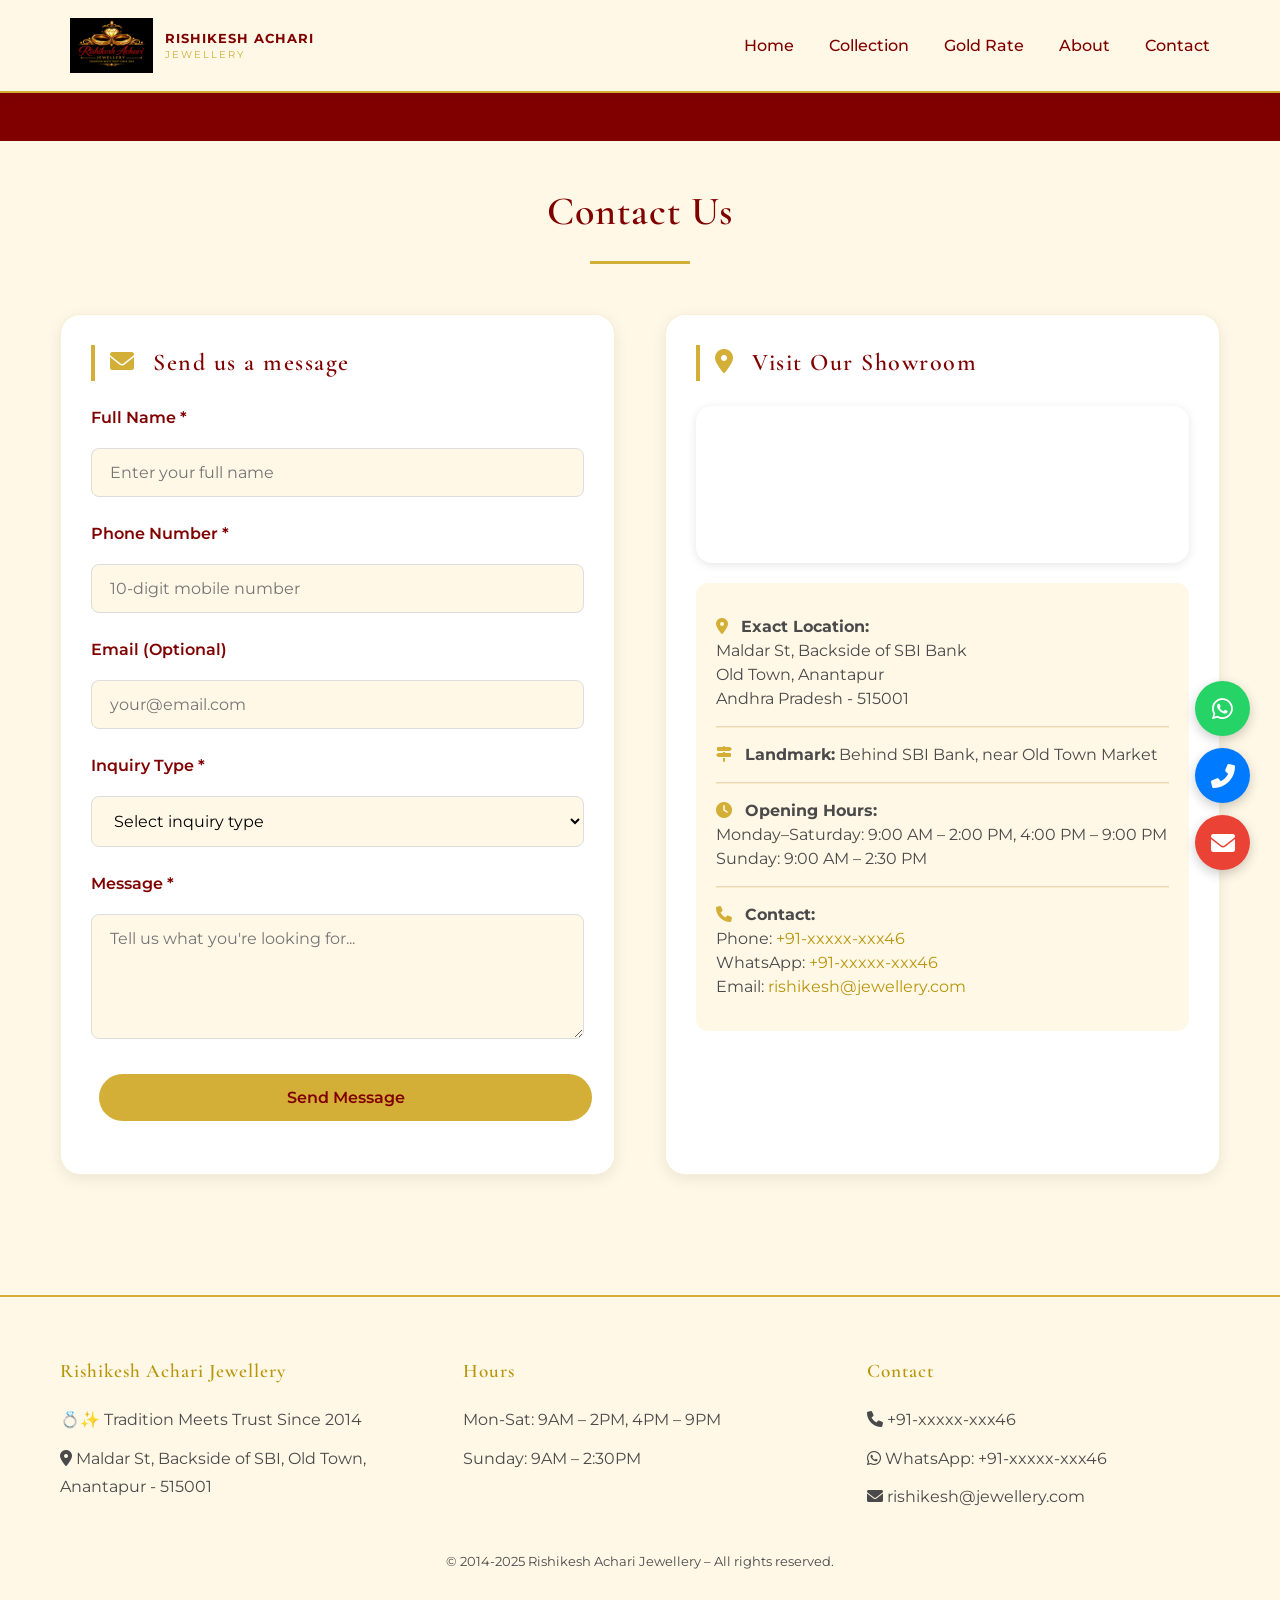
<file: client/contact.html>
<!DOCTYPE html>
<html lang="en">
<head>
    <meta charset="UTF-8">
    <meta name="viewport" content="width=device-width, initial-scale=1.0">
    <meta name="description" content="Contact Rishikesh Achari Jewellery in Anantapur. Call, WhatsApp or visit our showroom in Old Town.">
    <meta name="keywords" content="contact jewellery shop, jewellery shop address Anantapur">
    <meta name="author" content="Rishikesh Achari Jewellery">
    <link rel="icon" type="image/x-icon" href="data:image/svg+xml,<svg xmlns='http://www.w3.org/2000/svg' viewBox='0 0 100 100'><text y='.9em' font-size='90'>💍</text></svg>">
    <title>Contact Us – Rishikesh Achari Jewellery</title>
    <link rel="stylesheet" href="css/style.css">
    <link rel="stylesheet" href="css/responsive.css">
    <link rel="stylesheet" href="https://cdnjs.cloudflare.com/ajax/libs/font-awesome/6.0.0-beta3/css/all.min.css">
    <style>
        /* Contact Page Specific Styles */
        .contact-page-container {
            max-width: 1200px;
            margin: 0 auto;
            padding: 40px 20px;
        }
        
        .contact-page-grid {
            display: grid;
            grid-template-columns: 1fr 1fr;
            gap: 50px;
        }
        
        .contact-form-card {
            background: #FFFFFF;
            padding: 30px;
            border-radius: 20px;
            box-shadow: 0 4px 15px rgba(0,0,0,0.08);
            border: 1px solid rgba(212,175,55,0.2);
        }
        
        .contact-form-card h2 {
            color: #800000;
            margin-bottom: 25px;
            font-size: 1.5rem;
            border-left: 4px solid #D4AF37;
            padding-left: 15px;
        }
        
        .contact-info-card {
            background: #FFFFFF;
            padding: 30px;
            border-radius: 20px;
            box-shadow: 0 4px 15px rgba(0,0,0,0.08);
            border: 1px solid rgba(212,175,55,0.2);
        }
        
        .contact-info-card h2 {
            color: #800000;
            margin-bottom: 25px;
            font-size: 1.5rem;
            border-left: 4px solid #D4AF37;
            padding-left: 15px;
        }
        
        .contact-map {
            border-radius: 16px;
            overflow: hidden;
            margin-bottom: 20px;
            box-shadow: 0 2px 10px rgba(0,0,0,0.1);
        }
        
        .contact-details {
            background: #FFF8E7;
            padding: 20px;
            border-radius: 12px;
        }
        
        .contact-details p {
            margin: 12px 0;
            color: #4a4a4a;
        }
        
        .contact-details hr {
            margin: 15px 0;
            border-color: rgba(212,175,55,0.2);
        }
        
        .contact-details a {
            color: #b8960c;
            text-decoration: none;
        }
        
        .contact-details a:hover {
            text-decoration: underline;
        }
        
        /* Form Styles */
        .contact-form {
            display: flex;
            flex-direction: column;
        }
        
        .contact-form label {
            font-weight: 600;
            margin-bottom: 5px;
            color: #800000;
        }
        
        .contact-form input,
        .contact-form select,
        .contact-form textarea {
            width: 100%;
            padding: 12px 15px;
            margin-bottom: 20px;
            border: 1px solid #ddd;
            border-radius: 8px;
            font-family: inherit;
            font-size: 1rem;
            transition: all 0.3s ease;
            background: #FFF8E7;
        }
        
        .contact-form input:focus,
        .contact-form select:focus,
        .contact-form textarea:focus {
            outline: none;
            border-color: #D4AF37;
            box-shadow: 0 0 0 3px rgba(212,175,55,0.1);
        }
        
        .contact-form button {
            width: 100%;
            cursor: pointer;
            margin-top: 10px;
        }
        
        .form-status {
            margin-top: 15px;
            text-align: center;
            font-weight: 500;
        }
        
        /* Responsive */
        @media (max-width: 768px) {
            .contact-page-grid {
                grid-template-columns: 1fr;
                gap: 30px;
            }
            
            .contact-form-card,
            .contact-info-card {
                padding: 20px;
            }
        }
    </style>
</head>
<body>
  <!-- Navigation with Logo Image -->
<nav class="main-nav">
    <div class="nav-container">
        <a href="index.html" class="logo" style="display: flex; align-items: center; gap: 12px; text-decoration: none;">
            <!-- LOGO IMAGE - Replace 'logo.png' with your actual image filename -->
            <img src="images/logo.png" alt="Rishikesh Achari Jewellery Logo" style="height: 55px; width: auto; display: block;" loading="lazy">
            
            <!-- Optional: Text next to logo (remove if you want only image) -->
            <div style="display: flex; flex-direction: column;">
                <span style="font-size: 0.8rem; color: #800000; letter-spacing: 1px; font-weight: bold;">RISHIKESH ACHARI</span>
                <span style="font-size: 0.6rem; color: #D4AF37; letter-spacing: 2px;">JEWELLERY</span>
            </div>
        </a>
        <div class="hamburger" id="hamburger">
            <i class="fas fa-bars"></i>
        </div>
        <ul class="nav-links" id="navLinks">
            <li><a href="index.html">Home</a></li>
            <li><a href="collection.html">Collection</a></li>
            <li><a href="gold-rate.html">Gold Rate</a></li>
            <li><a href="about.html">About</a></li>
            <li><a href="contact.html">Contact</a></li>
        </ul>
    </div>
</nav>

    <div class="gold-ticker" id="goldTicker">
        <div class="ticker-content" id="tickerText">✨ Loading gold rates... ✨</div>
    </div>

    <main>
        <div class="contact-page-container">
            <h1 class="section-title">Contact Us</h1>
            
            <div class="contact-page-grid">
                <!-- Left Column: Contact Form -->
                <div class="contact-form-card">
                    <h2><i class="fas fa-envelope" style="margin-right: 10px; color: #D4AF37;"></i> Send us a message</h2>
                    <form class="contact-form" id="contactForm" action="https://formsubmit.co/rishikesh@jewellery.com" method="POST">
                        <input type="hidden" name="_subject" value="New Inquiry from Rishikesh Achari Jewellery Website">
                        <input type="hidden" name="_captcha" value="false">
                        <input type="hidden" name="_template" value="table">
                        <input type="hidden" name="_next" value="https://rishikeshacharijewellery.com/thankyou.html">
                        
                        <label for="name">Full Name *</label>
                        <input type="text" id="name" name="name" placeholder="Enter your full name" required>
                        
                        <label for="phone">Phone Number *</label>
                        <input type="tel" id="phone" name="phone" placeholder="10-digit mobile number" required>
                        
                        <label for="email">Email (Optional)</label>
                        <input type="email" id="email" name="email" placeholder="your@email.com">
                        
                        <label for="inquiryType">Inquiry Type *</label>
                        <select id="inquiryType" name="inquiryType" required>
                            <option value="">Select inquiry type</option>
                            <option value="Custom design">Custom Design</option>
                            <option value="Gold exchange">Gold Exchange</option>
                            <option value="Repair">Repair</option>
                            <option value="EMI details">EMI Details</option>
                            <option value="General">General Inquiry</option>
                        </select>
                        
                        <label for="message">Message *</label>
                        <textarea id="message" name="message" rows="5" placeholder="Tell us what you're looking for..." required></textarea>
                        
                        <button type="submit" class="btn btn-primary">Send Message</button>
                        <div id="formStatus" class="form-status"></div>
                    </form>
                </div>
                
                <!-- Right Column: Map & Info -->
                <div class="contact-info-card">
                    <h2><i class="fas fa-map-marker-alt" style="margin-right: 10px; color: #D4AF37;"></i> Visit Our Showroom</h2>
                    
                    <div class="contact-map">
                        <iframe 
                            src="https://www.google.com/maps/embed?pb=!1m18!1m12!1m3!1d3843.512!2d77.606!3d14.683!2m3!1f0!2f0!3f0!3m2!1i1024!2i768!4f13.1!3m3!1m2!1s0x3bb14b123456789%3A0x123456789abcdef!2sOld%20Town%2C%20Anantapur%2C%20Andhra%20Pradesh%20515001!5e0!3m2!1sen!2sin!4v1645600000000!5m2!1sen!2sin" 
                            width="100%" 
                            height="280" 
                            style="border:0;" 
                            allowfullscreen="" 
                            loading="lazy">
                        </iframe>
                    </div>
                    
                    <div class="contact-details">
                        <p><strong><i class="fas fa-location-dot" style="color: #D4AF37; margin-right: 8px;"></i> Exact Location:</strong><br>Maldar St, Backside of SBI Bank<br>Old Town, Anantapur<br>Andhra Pradesh - 515001</p>
                        <hr>
                        <p><strong><i class="fas fa-signs-post" style="color: #D4AF37; margin-right: 8px;"></i> Landmark:</strong> Behind SBI Bank, near Old Town Market</p>
                        <hr>
                        <p><strong><i class="fas fa-clock" style="color: #D4AF37; margin-right: 8px;"></i> Opening Hours:</strong><br>Monday–Saturday: 9:00 AM – 2:00 PM, 4:00 PM – 9:00 PM<br>Sunday: 9:00 AM – 2:30 PM</p>
                        <hr>
                        <p><strong><i class="fas fa-phone" style="color: #D4AF37; margin-right: 8px;"></i> Contact:</strong><br>Phone: <a href="tel:+91xxxxxx46">+91-xxxxx-xxx46</a><br>WhatsApp: <a href="https://wa.me/91xxxxxx46">+91-xxxxx-xxx46</a><br>Email: <a href="mailto:rishikesh@jewellery.com">rishikesh@jewellery.com</a></p>
                    </div>
                </div>
            </div>
        </div>
    </main>

    <footer>
        <div class="footer-content">
            <div class="footer-section">
                <h4>Rishikesh Achari Jewellery</h4>
                <p>💍✨ Tradition Meets Trust Since 2014</p>
                <p><i class="fas fa-map-marker-alt"></i> Maldar St, Backside of SBI, Old Town, Anantapur - 515001</p>
            </div>
            <div class="footer-section">
                <h4>Hours</h4>
                <p>Mon-Sat: 9AM – 2PM, 4PM – 9PM</p>
                <p>Sunday: 9AM – 2:30PM</p>
            </div>
            <div class="footer-section">
                <h4>Contact</h4>
                <p><i class="fas fa-phone"></i> +91-xxxxx-xxx46</p>
                <p><i class="fab fa-whatsapp"></i> WhatsApp: +91-xxxxx-xxx46</p>
                <p><i class="fas fa-envelope"></i> rishikesh@jewellery.com</p>
            </div>
        </div>
        <div class="text-center" style="margin-top: 30px; font-size: 0.8rem;">© 2014-2025 Rishikesh Achari Jewellery – All rights reserved.</div>
    </footer>

    <div class="floating-buttons">
        <a href="https://wa.me/91xxxxxx46" class="float-btn whatsapp" target="_blank"><i class="fab fa-whatsapp"></i></a>
        <a href="tel:+91xxxxxx46" class="float-btn call"><i class="fas fa-phone-alt"></i></a>
        <a href="mailto:rishikesh@jewellery.com" class="float-btn email"><i class="fas fa-envelope"></i></a>
    </div>

    <script src="js/config.js"></script>
    <script src="js/api.js"></script>
    <script src="js/contact.js"></script>
    <script src="js/main.js"></script>
    
    <script>
        // Form validation and submission handling
        document.getElementById('contactForm').addEventListener('submit', function(e) {
            const phone = document.getElementById('phone').value;
            const phoneRegex = /^[0-9]{10}$/;
            const formStatus = document.getElementById('formStatus');
            
            if (!phoneRegex.test(phone)) {
                e.preventDefault();
                formStatus.innerHTML = '<span style="color:red;">❌ Please enter a valid 10-digit phone number.</span>';
                formStatus.style.color = 'red';
            } else {
                formStatus.innerHTML = '<span style="color:#D4AF37;">✅ Sending your message...</span>';
                formStatus.style.color = '#D4AF37';
            }
        });
        
        // Pre-fill product name from URL parameter (when coming from collection page)
        const urlParams = new URLSearchParams(window.location.search);
        const product = urlParams.get('product');
        if (product) {
            const inquirySelect = document.getElementById('inquiryType');
            const messageField = document.getElementById('message');
            if (inquirySelect) inquirySelect.value = 'Custom design';
            if (messageField) messageField.value = `I'm interested in: ${product}`;
        }
        
        // Mobile navigation
        const hamburger = document.getElementById('hamburger');
        const navLinks = document.getElementById('navLinks');
        if (hamburger && navLinks) {
            hamburger.addEventListener('click', () => {
                navLinks.classList.toggle('active');
            });
        }
    </script>
</body>
</html>
</file>
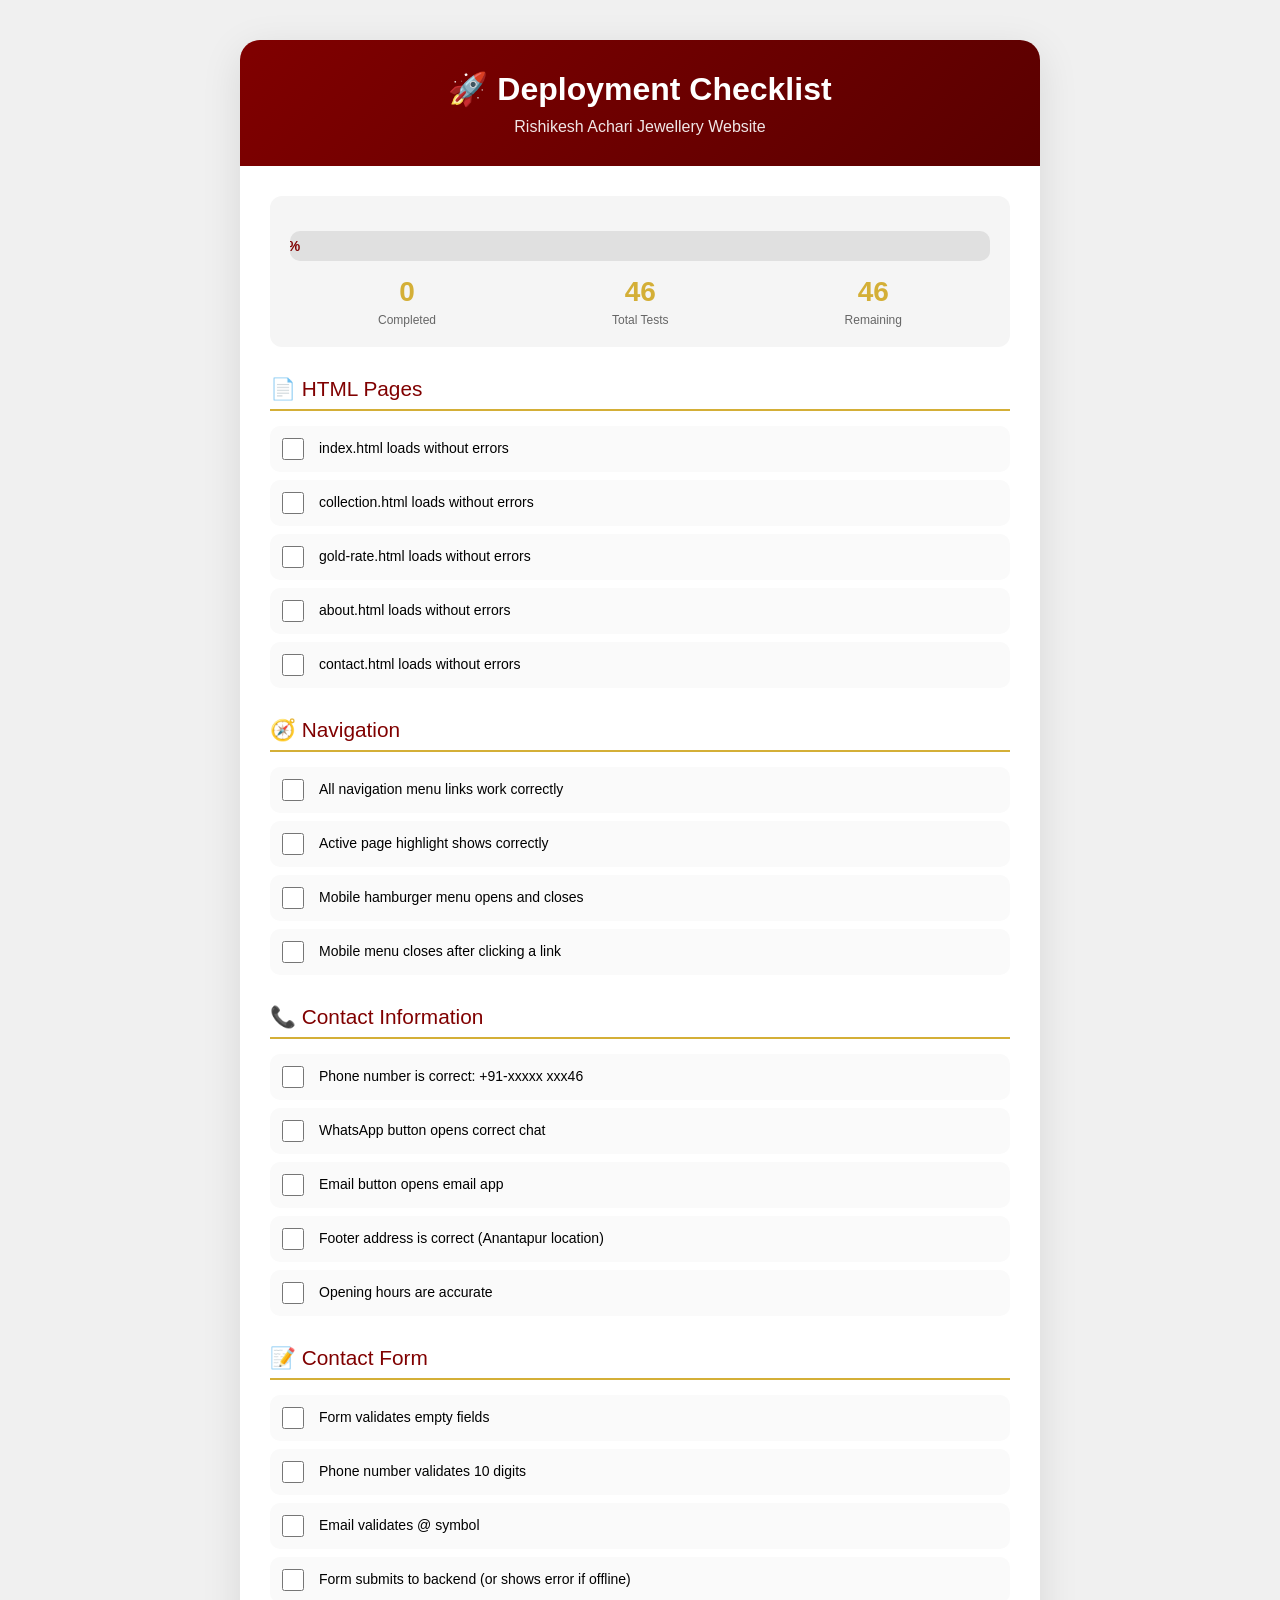
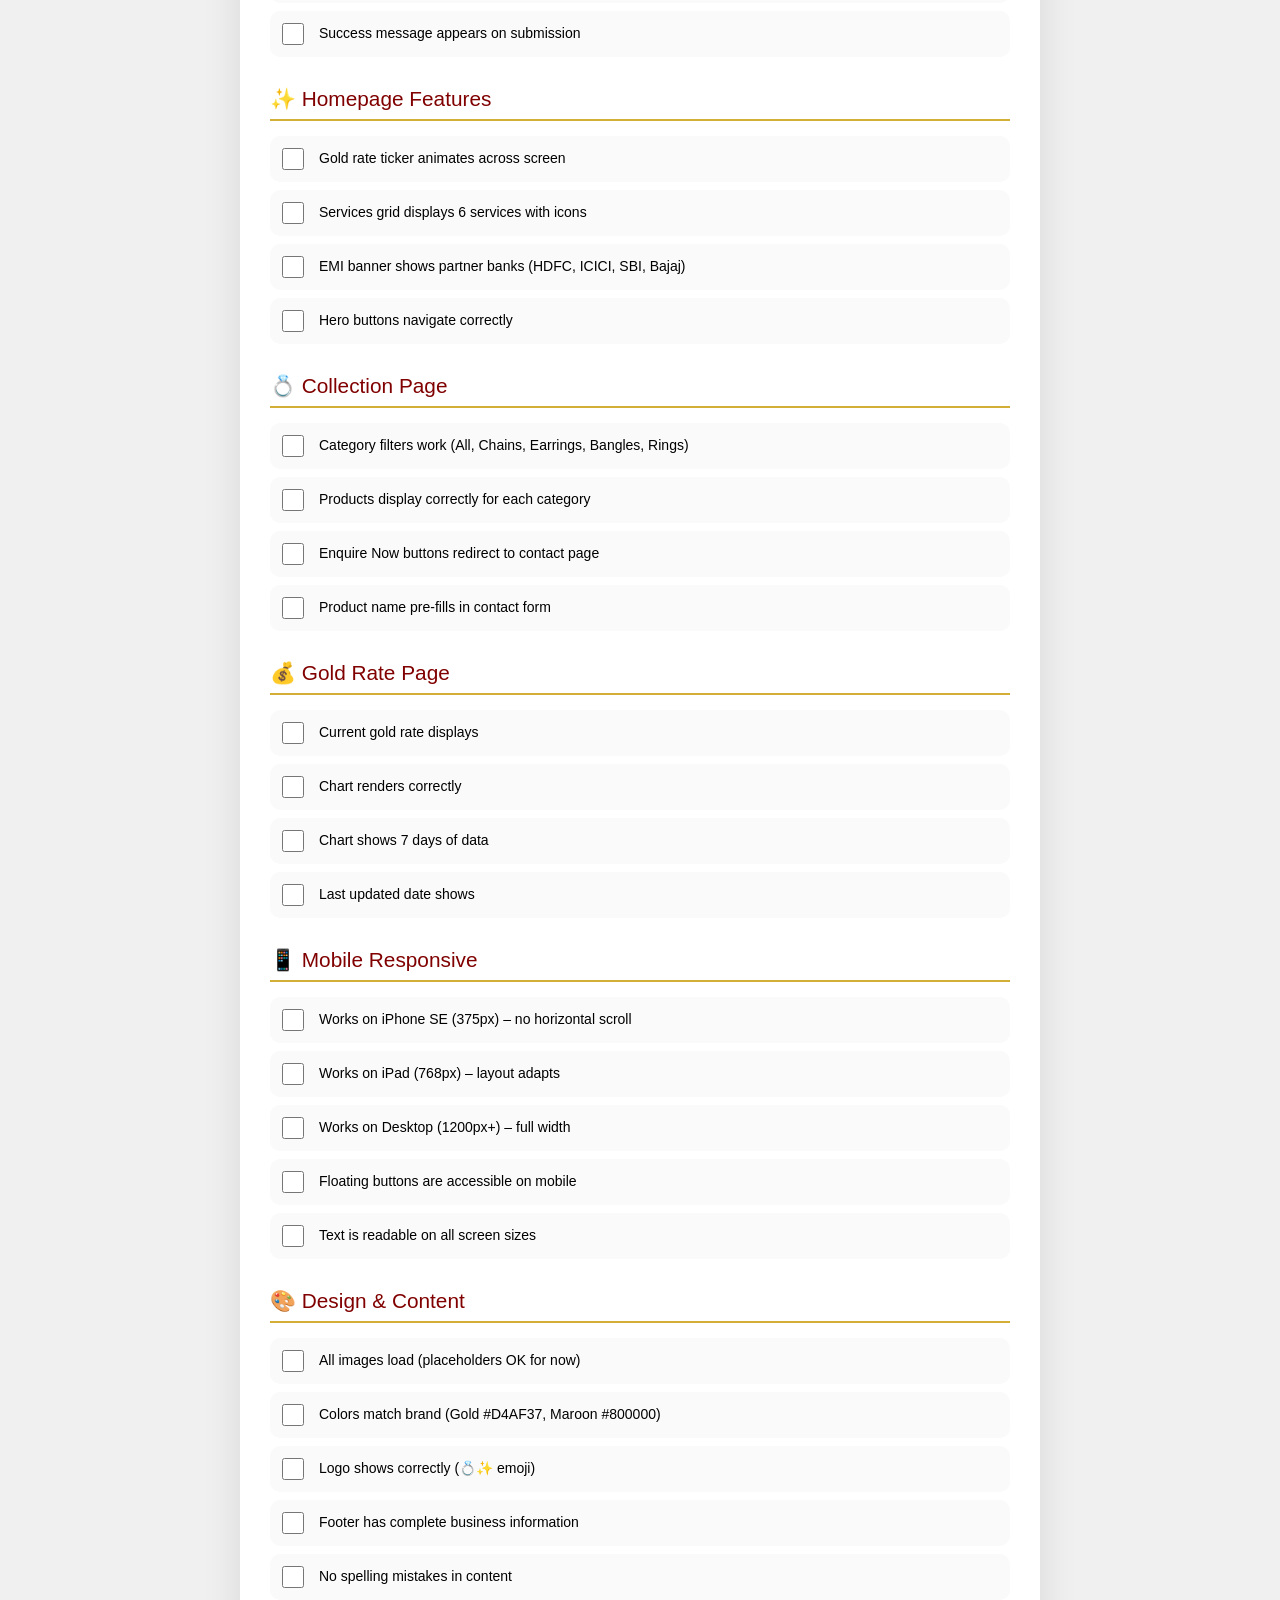
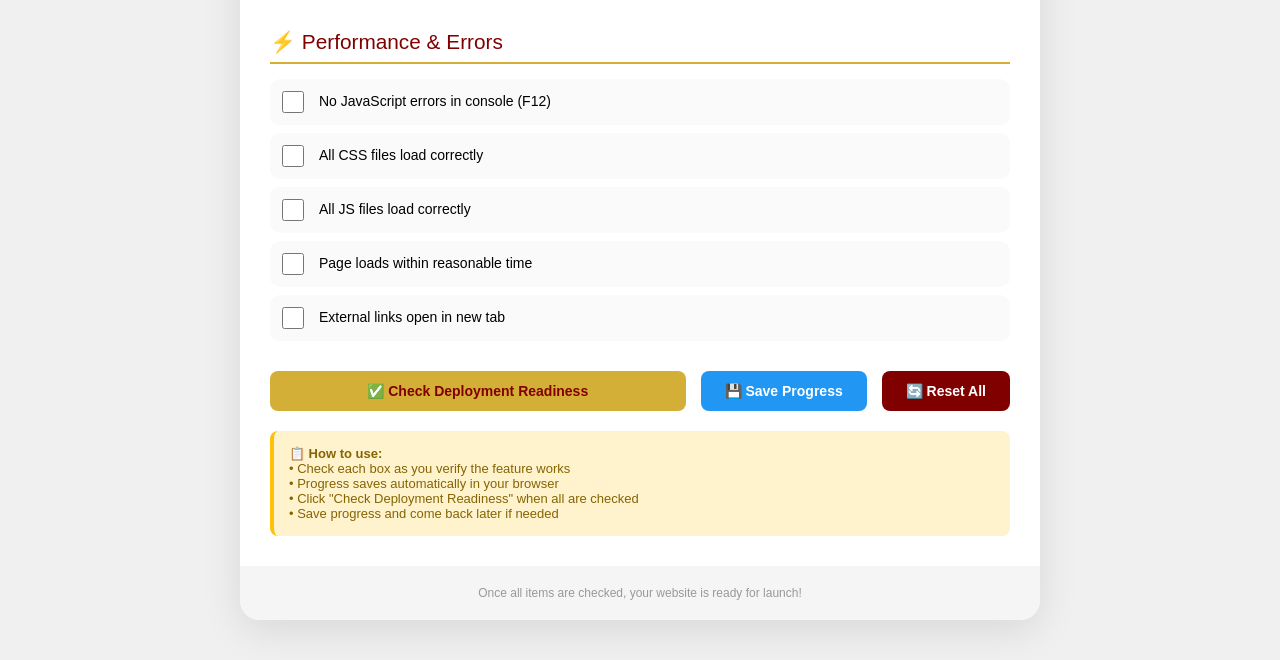
<file: client/deploy-checklist.html>
<!DOCTYPE html>
<html lang="en">
<head>
    <meta charset="UTF-8">
    <meta name="viewport" content="width=device-width, initial-scale=1.0">
    <title>Deployment Checklist – Rishikesh Achari Jewellery</title>
    <style>
        * {
            margin: 0;
            padding: 0;
            box-sizing: border-box;
        }
        
        body {
            font-family: 'Segoe UI', Tahoma, Geneva, Verdana, sans-serif;
            background: #f0f0f0;
            padding: 40px 20px;
        }
        
        .container {
            max-width: 800px;
            margin: 0 auto;
            background: white;
            border-radius: 20px;
            box-shadow: 0 10px 40px rgba(0,0,0,0.1);
            overflow: hidden;
        }
        
        .header {
            background: linear-gradient(135deg, #800000 0%, #5a0000 100%);
            color: white;
            padding: 30px;
            text-align: center;
        }
        
        .header h1 {
            font-size: 2rem;
            margin-bottom: 10px;
        }
        
        .header p {
            opacity: 0.9;
            font-size: 1rem;
        }
        
        .content {
            padding: 30px;
        }
        
        .progress-section {
            background: #f5f5f5;
            border-radius: 12px;
            padding: 20px;
            margin-bottom: 30px;
        }
        
        .progress-bar-container {
            background: #e0e0e0;
            border-radius: 10px;
            height: 30px;
            overflow: hidden;
            margin: 15px 0;
        }
        
        .progress-fill {
            background: #D4AF37;
            height: 100%;
            width: 0%;
            transition: width 0.3s ease;
            display: flex;
            align-items: center;
            justify-content: center;
            color: #800000;
            font-weight: bold;
            font-size: 14px;
        }
        
        .stats {
            display: flex;
            justify-content: space-around;
            margin-top: 15px;
        }
        
        .stat {
            text-align: center;
        }
        
        .stat-number {
            font-size: 28px;
            font-weight: bold;
            color: #D4AF37;
        }
        
        .stat-label {
            font-size: 12px;
            color: #666;
            margin-top: 5px;
        }
        
        .checklist-section {
            margin-bottom: 30px;
        }
        
        .section-title {
            font-size: 1.3rem;
            color: #800000;
            margin-bottom: 15px;
            padding-bottom: 8px;
            border-bottom: 2px solid #D4AF37;
            display: flex;
            align-items: center;
            gap: 10px;
        }
        
        .checklist-item {
            display: flex;
            align-items: center;
            padding: 12px;
            margin: 8px 0;
            background: #fafafa;
            border-radius: 10px;
            transition: all 0.2s ease;
            cursor: pointer;
        }
        
        .checklist-item:hover {
            background: #fff8e7;
        }
        
        .checklist-item input {
            width: 22px;
            height: 22px;
            margin-right: 15px;
            cursor: pointer;
            accent-color: #D4AF37;
        }
        
        .checklist-item label {
            flex: 1;
            cursor: pointer;
            font-size: 14px;
            line-height: 1.4;
        }
        
        .checklist-item.checked {
            background: #e8f5e9;
        }
        
        .checklist-item.checked label {
            text-decoration: line-through;
            color: #888;
        }
        
        .badge {
            display: inline-block;
            padding: 4px 10px;
            border-radius: 20px;
            font-size: 11px;
            font-weight: bold;
            margin-left: 10px;
        }
        
        .badge-important {
            background: #ffeb3b;
            color: #800000;
        }
        
        .badge-critical {
            background: #ff5722;
            color: white;
        }
        
        .buttons {
            display: flex;
            gap: 15px;
            margin: 30px 0 20px;
            flex-wrap: wrap;
        }
        
        button {
            padding: 12px 24px;
            border: none;
            border-radius: 8px;
            cursor: pointer;
            font-weight: bold;
            font-size: 14px;
            transition: all 0.2s ease;
        }
        
        .btn-deploy {
            background: #D4AF37;
            color: #800000;
            flex: 1;
        }
        
        .btn-deploy:hover {
            background: #c5a123;
            transform: translateY(-2px);
        }
        
        .btn-reset {
            background: #800000;
            color: white;
        }
        
        .btn-reset:hover {
            background: #5a0000;
        }
        
        .btn-save {
            background: #2196f3;
            color: white;
        }
        
        .deploy-ready {
            background: linear-gradient(135deg, #D4AF37 0%, #c5a123 100%);
            color: #800000;
            padding: 20px;
            border-radius: 12px;
            text-align: center;
            margin-top: 20px;
            display: none;
        }
        
        .deploy-ready h3 {
            margin-bottom: 10px;
        }
        
        .note {
            background: #fff3cd;
            border-left: 4px solid #ffc107;
            padding: 15px;
            margin-top: 20px;
            border-radius: 8px;
            font-size: 13px;
            color: #856404;
        }
        
        footer {
            text-align: center;
            padding: 20px;
            background: #f5f5f5;
            font-size: 12px;
            color: #999;
        }
        
        @media (max-width: 600px) {
            .content {
                padding: 20px;
            }
            .checklist-item label {
                font-size: 12px;
            }
            .buttons {
                flex-direction: column;
            }
        }
    </style>
</head>
<body>
    <div class="container">
        <div class="header">
            <h1>🚀 Deployment Checklist</h1>
            <p>Rishikesh Achari Jewellery Website</p>
        </div>
        
        <div class="content">
            <div class="progress-section">
                <div class="progress-bar-container">
                    <div class="progress-fill" id="progressFill">0%</div>
                </div>
                <div class="stats">
                    <div class="stat">
                        <div class="stat-number" id="completedCount">0</div>
                        <div class="stat-label">Completed</div>
                    </div>
                    <div class="stat">
                        <div class="stat-number" id="totalCount">0</div>
                        <div class="stat-label">Total Tests</div>
                    </div>
                    <div class="stat">
                        <div class="stat-number" id="remainingCount">0</div>
                        <div class="stat-label">Remaining</div>
                    </div>
                </div>
            </div>
            
            <div id="checklistContainer"></div>
            
            <div class="buttons">
                <button class="btn-deploy" id="deployBtn" onclick="checkDeployReady()">✅ Check Deployment Readiness</button>
                <button class="btn-save" onclick="saveProgress()">💾 Save Progress</button>
                <button class="btn-reset" onclick="resetChecklist()">🔄 Reset All</button>
            </div>
            
            <div id="deployReadyMessage" class="deploy-ready">
                <h3>🎉 READY TO DEPLOY! 🎉</h3>
                <p>Your website has passed all checks. You can now launch it!</p>
                <p style="margin-top: 10px;">👇 Scroll down for deployment instructions 👇</p>
            </div>
            
            <div class="note">
                <strong>📋 How to use:</strong><br>
                • Check each box as you verify the feature works<br>
                • Progress saves automatically in your browser<br>
                • Click "Check Deployment Readiness" when all are checked<br>
                • Save progress and come back later if needed
            </div>
        </div>
        
        <footer>
            Once all items are checked, your website is ready for launch!
        </footer>
    </div>

    <script>
        // Complete deployment checklist
        const checklistData = [
            {
                title: "📄 HTML Pages",
                items: [
                    "index.html loads without errors",
                    "collection.html loads without errors", 
                    "gold-rate.html loads without errors",
                    "about.html loads without errors",
                    "contact.html loads without errors"
                ]
            },
            {
                title: "🧭 Navigation",
                items: [
                    "All navigation menu links work correctly",
                    "Active page highlight shows correctly",
                    "Mobile hamburger menu opens and closes",
                    "Mobile menu closes after clicking a link"
                ]
            },
            {
                title: "📞 Contact Information",
                items: [
                    "Phone number is correct: +91-xxxxx xxx46",
                    "WhatsApp button opens correct chat",
                    "Email button opens email app",
                    "Footer address is correct (Anantapur location)",
                    "Opening hours are accurate"
                ]
            },
            {
                title: "📝 Contact Form",
                items: [
                    "Form validates empty fields",
                    "Phone number validates 10 digits",
                    "Email validates @ symbol",
                    "Form submits to backend (or shows error if offline)",
                    "Success message appears on submission"
                ]
            },
            {
                title: "✨ Homepage Features",
                items: [
                    "Gold rate ticker animates across screen",
                    "Services grid displays 6 services with icons",
                    "EMI banner shows partner banks (HDFC, ICICI, SBI, Bajaj)",
                    "Hero buttons navigate correctly"
                ]
            },
            {
                title: "💍 Collection Page",
                items: [
                    "Category filters work (All, Chains, Earrings, Bangles, Rings)",
                    "Products display correctly for each category",
                    "Enquire Now buttons redirect to contact page",
                    "Product name pre-fills in contact form"
                ]
            },
            {
                title: "💰 Gold Rate Page",
                items: [
                    "Current gold rate displays",
                    "Chart renders correctly",
                    "Chart shows 7 days of data",
                    "Last updated date shows"
                ]
            },
            {
                title: "📱 Mobile Responsive",
                items: [
                    "Works on iPhone SE (375px) – no horizontal scroll",
                    "Works on iPad (768px) – layout adapts",
                    "Works on Desktop (1200px+) – full width",
                    "Floating buttons are accessible on mobile",
                    "Text is readable on all screen sizes"
                ]
            },
            {
                title: "🎨 Design & Content",
                items: [
                    "All images load (placeholders OK for now)",
                    "Colors match brand (Gold #D4AF37, Maroon #800000)",
                    "Logo shows correctly (💍✨ emoji)",
                    "Footer has complete business information",
                    "No spelling mistakes in content"
                ]
            },
            {
                title: "⚡ Performance & Errors",
                items: [
                    "No JavaScript errors in console (F12)",
                    "All CSS files load correctly",
                    "All JS files load correctly",
                    "Page loads within reasonable time",
                    "External links open in new tab"
                ]
            }
        ];
        
        let checklistState = {};
        
        // Load saved state from localStorage
        function loadSavedState() {
            const saved = localStorage.getItem('deployChecklist');
            if (saved) {
                checklistState = JSON.parse(saved);
            } else {
                // Initialize all as false
                checklistData.forEach(section => {
                    section.items.forEach(item => {
                        checklistState[item] = false;
                    });
                });
            }
        }
        
        // Save state to localStorage
        function saveProgress() {
            localStorage.setItem('deployChecklist', JSON.stringify(checklistState));
            alert('✅ Progress saved successfully!');
            updateStats();
        }
        
        // Reset all checkboxes
        function resetChecklist() {
            if (confirm('⚠️ Are you sure you want to reset all checkboxes? This cannot be undone.')) {
                Object.keys(checklistState).forEach(key => {
                    checklistState[key] = false;
                });
                saveProgress();
                renderChecklist();
                updateStats();
                document.getElementById('deployReadyMessage').style.display = 'none';
            }
        }
        
        // Toggle checkbox
        function toggleCheckbox(itemText, isChecked) {
            checklistState[itemText] = isChecked;
            updateStats();
            saveProgress();
            // Hide deploy message when something is unchecked
            document.getElementById('deployReadyMessage').style.display = 'none';
        }
        
        // Update statistics
        function updateStats() {
            const total = Object.keys(checklistState).length;
            const completed = Object.values(checklistState).filter(v => v === true).length;
            const remaining = total - completed;
            const percentage = total > 0 ? (completed / total) * 100 : 0;
            
            document.getElementById('completedCount').innerText = completed;
            document.getElementById('totalCount').innerText = total;
            document.getElementById('remainingCount').innerText = remaining;
            
            const progressFill = document.getElementById('progressFill');
            progressFill.style.width = percentage + '%';
            progressFill.innerText = Math.round(percentage) + '%';
        }
        
        // Check if ready to deploy
        function checkDeployReady() {
            const total = Object.keys(checklistState).length;
            const completed = Object.values(checklistState).filter(v => v === true).length;
            
            if (completed === total && total > 0) {
                document.getElementById('deployReadyMessage').style.display = 'block';
                // Scroll to show the message
                document.getElementById('deployReadyMessage').scrollIntoView({ behavior: 'smooth' });
            } else {
                alert(`📋 Deployment not ready yet!\n\nCompleted: ${completed}/${total}\nRemaining: ${total - completed}\n\nPlease complete all items before deploying.`);
            }
        }
        
        // Render the checklist
        function renderChecklist() {
            const container = document.getElementById('checklistContainer');
            container.innerHTML = '';
            
            checklistData.forEach(section => {
                const sectionDiv = document.createElement('div');
                sectionDiv.className = 'checklist-section';
                
                const sectionTitle = document.createElement('div');
                sectionTitle.className = 'section-title';
                sectionTitle.innerHTML = section.title;
                sectionDiv.appendChild(sectionTitle);
                
                section.items.forEach(item => {
                    const itemDiv = document.createElement('div');
                    itemDiv.className = 'checklist-item';
                    if (checklistState[item]) {
                        itemDiv.classList.add('checked');
                    }
                    
                    const checkbox = document.createElement('input');
                    checkbox.type = 'checkbox';
                    checkbox.checked = checklistState[item] || false;
                    checkbox.onchange = (e) => {
                        if (checkbox.checked) {
                            itemDiv.classList.add('checked');
                        } else {
                            itemDiv.classList.remove('checked');
                        }
                        toggleCheckbox(item, checkbox.checked);
                    };
                    
                    const label = document.createElement('label');
                    label.innerText = item;
                    
                    itemDiv.appendChild(checkbox);
                    itemDiv.appendChild(label);
                    sectionDiv.appendChild(itemDiv);
                });
                
                container.appendChild(sectionDiv);
            });
        }
        
        // Initialize
        loadSavedState();
        renderChecklist();
        updateStats();
    </script>
</body>
</html>
</file>
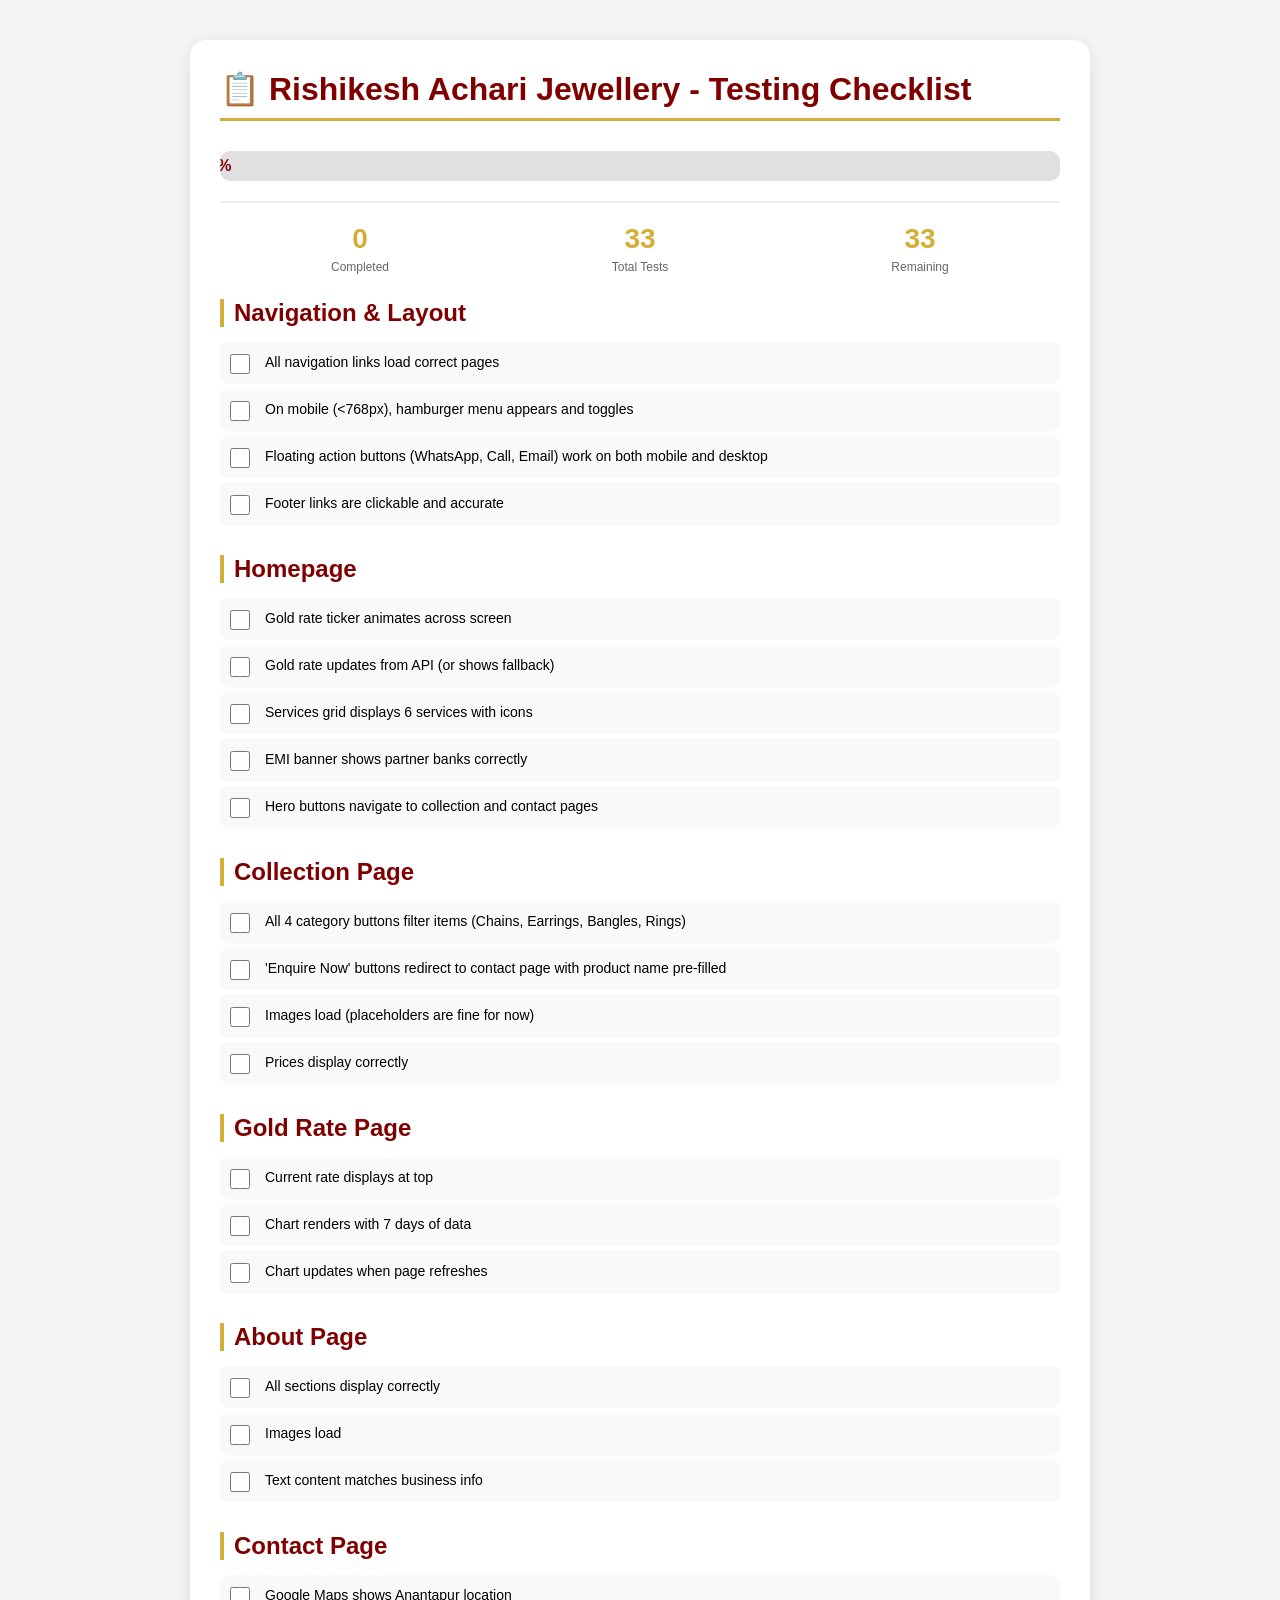
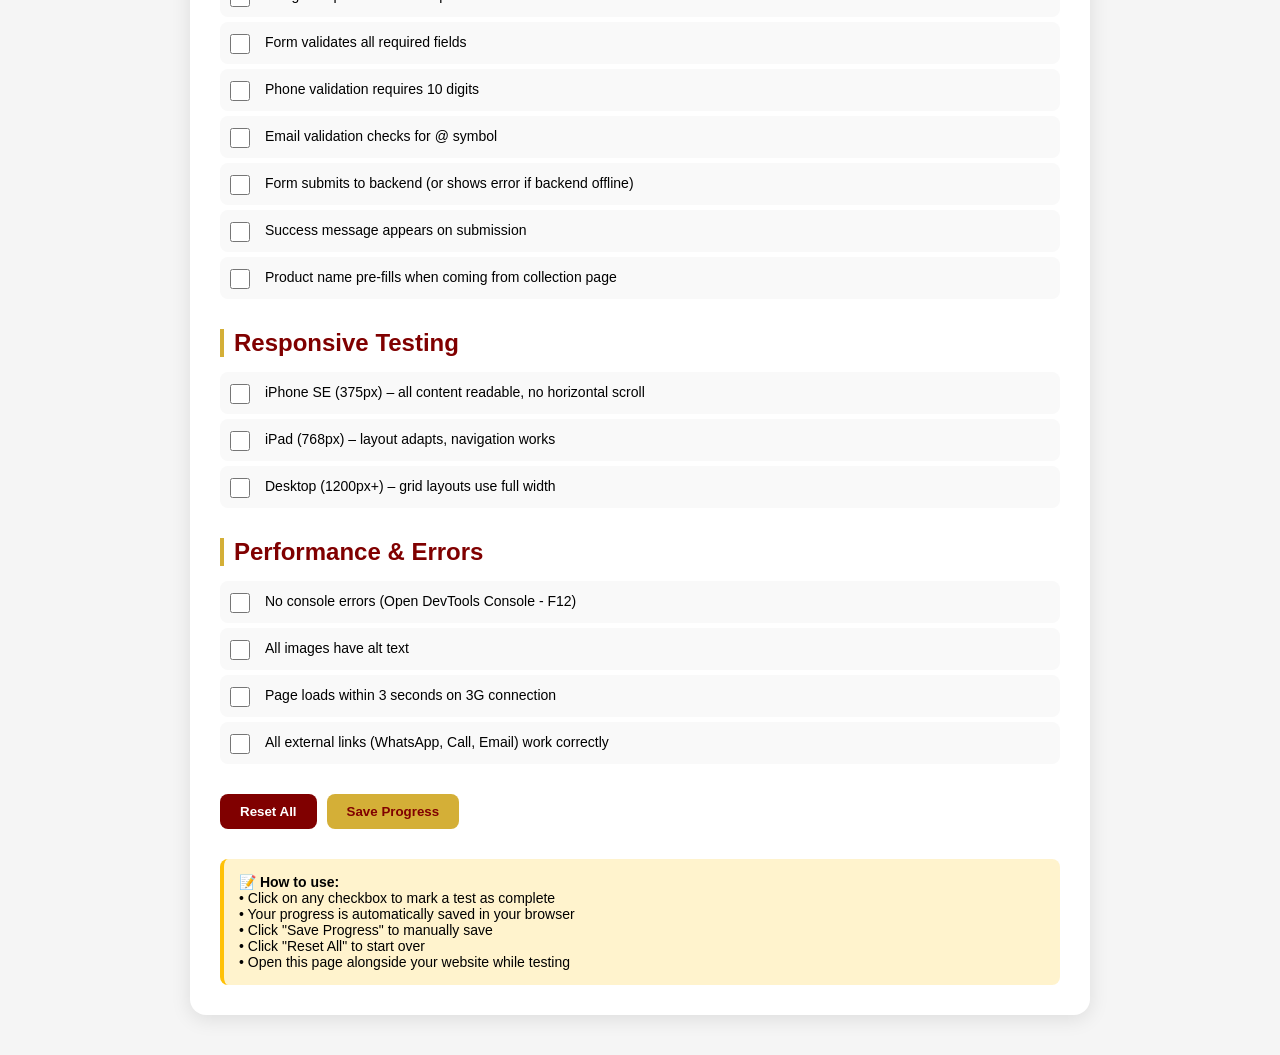
<file: client/test-checklist.html>
<!DOCTYPE html>
<html lang="en">
<head>
    <meta charset="UTF-8">
    <meta name="viewport" content="width=device-width, initial-scale=1.0">
    <title>Testing Checklist - Rishikesh Achari Jewellery</title>
    <style>
        * {
            margin: 0;
            padding: 0;
            box-sizing: border-box;
        }
        
        body {
            font-family: 'Segoe UI', Tahoma, Geneva, Verdana, sans-serif;
            background: #f5f5f5;
            padding: 40px 20px;
        }
        
        .container {
            max-width: 900px;
            margin: 0 auto;
            background: white;
            border-radius: 16px;
            box-shadow: 0 4px 20px rgba(0,0,0,0.1);
            padding: 30px;
        }
        
        h1 {
            color: #800000;
            border-bottom: 3px solid #D4AF37;
            padding-bottom: 10px;
            margin-bottom: 30px;
        }
        
        h2 {
            color: #800000;
            margin: 25px 0 15px 0;
            padding-left: 10px;
            border-left: 4px solid #D4AF37;
        }
        
        .checklist-section {
            margin-bottom: 30px;
        }
        
        .checklist-item {
            display: flex;
            align-items: flex-start;
            padding: 10px;
            margin: 5px 0;
            background: #f9f9f9;
            border-radius: 8px;
            transition: all 0.3s ease;
        }
        
        .checklist-item:hover {
            background: #fff8e7;
        }
        
        .checklist-item input[type="checkbox"] {
            width: 20px;
            height: 20px;
            margin-right: 15px;
            margin-top: 2px;
            cursor: pointer;
        }
        
        .checklist-item label {
            flex: 1;
            cursor: pointer;
            font-size: 14px;
            line-height: 1.5;
        }
        
        .checklist-item.checked label {
            text-decoration: line-through;
            color: #888;
        }
        
        .progress-bar {
            background: #e0e0e0;
            border-radius: 10px;
            height: 30px;
            margin: 20px 0;
            overflow: hidden;
        }
        
        .progress-fill {
            background: #D4AF37;
            height: 100%;
            width: 0%;
            transition: width 0.3s ease;
            display: flex;
            align-items: center;
            justify-content: center;
            color: #800000;
            font-weight: bold;
        }
        
        .stats {
            display: flex;
            justify-content: space-between;
            margin-top: 20px;
            padding-top: 20px;
            border-top: 2px solid #eee;
        }
        
        .stat-box {
            text-align: center;
            flex: 1;
        }
        
        .stat-number {
            font-size: 28px;
            font-weight: bold;
            color: #D4AF37;
        }
        
        .stat-label {
            font-size: 12px;
            color: #666;
            margin-top: 5px;
        }
        
        .buttons {
            display: flex;
            gap: 10px;
            margin-top: 20px;
        }
        
        button {
            padding: 10px 20px;
            border: none;
            border-radius: 8px;
            cursor: pointer;
            font-weight: bold;
            transition: all 0.3s ease;
        }
        
        .btn-reset {
            background: #800000;
            color: white;
        }
        
        .btn-reset:hover {
            background: #5a0000;
        }
        
        .btn-save {
            background: #D4AF37;
            color: #800000;
        }
        
        .btn-save:hover {
            background: #c5a123;
        }
        
        .note {
            background: #fff3cd;
            border-left: 4px solid #ffc107;
            padding: 15px;
            margin-top: 30px;
            border-radius: 8px;
            font-size: 14px;
        }
        
        @media (max-width: 600px) {
            .container {
                padding: 15px;
            }
            .checklist-item label {
                font-size: 12px;
            }
        }
    </style>
</head>
<body>
    <div class="container">
        <h1>📋 Rishikesh Achari Jewellery - Testing Checklist</h1>
        
        <div class="progress-bar">
            <div class="progress-fill" id="progressFill">0%</div>
        </div>
        
        <div class="stats">
            <div class="stat-box">
                <div class="stat-number" id="completedCount">0</div>
                <div class="stat-label">Completed</div>
            </div>
            <div class="stat-box">
                <div class="stat-number" id="totalCount">0</div>
                <div class="stat-label">Total Tests</div>
            </div>
            <div class="stat-box">
                <div class="stat-number" id="remainingCount">0</div>
                <div class="stat-label">Remaining</div>
            </div>
        </div>
        
        <div id="checklistContainer"></div>
        
        <div class="buttons">
            <button class="btn-reset" onclick="resetChecklist()">Reset All</button>
            <button class="btn-save" onclick="saveProgress()">Save Progress</button>
        </div>
        
        <div class="note">
            <strong>📝 How to use:</strong><br>
            • Click on any checkbox to mark a test as complete<br>
            • Your progress is automatically saved in your browser<br>
            • Click "Save Progress" to manually save<br>
            • Click "Reset All" to start over<br>
            • Open this page alongside your website while testing
        </div>
    </div>

    <script>
        // Complete checklist data
        const checklistData = [
            {
                category: "Navigation & Layout",
                items: [
                    "All navigation links load correct pages",
                    "On mobile (<768px), hamburger menu appears and toggles",
                    "Floating action buttons (WhatsApp, Call, Email) work on both mobile and desktop",
                    "Footer links are clickable and accurate"
                ]
            },
            {
                category: "Homepage",
                items: [
                    "Gold rate ticker animates across screen",
                    "Gold rate updates from API (or shows fallback)",
                    "Services grid displays 6 services with icons",
                    "EMI banner shows partner banks correctly",
                    "Hero buttons navigate to collection and contact pages"
                ]
            },
            {
                category: "Collection Page",
                items: [
                    "All 4 category buttons filter items (Chains, Earrings, Bangles, Rings)",
                    "'Enquire Now' buttons redirect to contact page with product name pre-filled",
                    "Images load (placeholders are fine for now)",
                    "Prices display correctly"
                ]
            },
            {
                category: "Gold Rate Page",
                items: [
                    "Current rate displays at top",
                    "Chart renders with 7 days of data",
                    "Chart updates when page refreshes"
                ]
            },
            {
                category: "About Page",
                items: [
                    "All sections display correctly",
                    "Images load",
                    "Text content matches business info"
                ]
            },
            {
                category: "Contact Page",
                items: [
                    "Google Maps shows Anantapur location",
                    "Form validates all required fields",
                    "Phone validation requires 10 digits",
                    "Email validation checks for @ symbol",
                    "Form submits to backend (or shows error if backend offline)",
                    "Success message appears on submission",
                    "Product name pre-fills when coming from collection page"
                ]
            },
            {
                category: "Responsive Testing",
                items: [
                    "iPhone SE (375px) – all content readable, no horizontal scroll",
                    "iPad (768px) – layout adapts, navigation works",
                    "Desktop (1200px+) – grid layouts use full width"
                ]
            },
            {
                category: "Performance & Errors",
                items: [
                    "No console errors (Open DevTools Console - F12)",
                    "All images have alt text",
                    "Page loads within 3 seconds on 3G connection",
                    "All external links (WhatsApp, Call, Email) work correctly"
                ]
            }
        ];
        
        let checklistState = {};
        
        // Load saved state from localStorage
        function loadSavedState() {
            const saved = localStorage.getItem('jewelleryTestChecklist');
            if (saved) {
                checklistState = JSON.parse(saved);
            } else {
                // Initialize all as false
                checklistData.forEach(section => {
                    section.items.forEach(item => {
                        checklistState[item] = false;
                    });
                });
            }
        }
        
        // Save state to localStorage
        function saveProgress() {
            localStorage.setItem('jewelleryTestChecklist', JSON.stringify(checklistState));
            alert('Progress saved successfully!');
            updateStats();
        }
        
        // Reset all checkboxes
        function resetChecklist() {
            if (confirm('Are you sure you want to reset all checkboxes? This cannot be undone.')) {
                Object.keys(checklistState).forEach(key => {
                    checklistState[key] = false;
                });
                saveProgress();
                renderChecklist();
                updateStats();
            }
        }
        
        // Toggle checkbox
        function toggleCheckbox(itemText, isChecked) {
            checklistState[itemText] = isChecked;
            updateStats();
            saveProgress(); // Auto-save on toggle
        }
        
        // Update statistics
        function updateStats() {
            const total = Object.keys(checklistState).length;
            const completed = Object.values(checklistState).filter(v => v === true).length;
            const remaining = total - completed;
            const percentage = total > 0 ? (completed / total) * 100 : 0;
            
            document.getElementById('completedCount').innerText = completed;
            document.getElementById('totalCount').innerText = total;
            document.getElementById('remainingCount').innerText = remaining;
            
            const progressFill = document.getElementById('progressFill');
            progressFill.style.width = percentage + '%';
            progressFill.innerText = Math.round(percentage) + '%';
            
            // Change color when 100% complete
            if (percentage === 100) {
                progressFill.style.background = '#28a745';
                setTimeout(() => {
                    alert('🎉 Congratulations! All tests passed! Your website is ready for launch!');
                }, 500);
            } else {
                progressFill.style.background = '#D4AF37';
            }
        }
        
        // Render the checklist
        function renderChecklist() {
            const container = document.getElementById('checklistContainer');
            container.innerHTML = '';
            
            checklistData.forEach(section => {
                const sectionDiv = document.createElement('div');
                sectionDiv.className = 'checklist-section';
                
                const sectionTitle = document.createElement('h2');
                sectionTitle.innerText = section.category;
                sectionDiv.appendChild(sectionTitle);
                
                section.items.forEach(item => {
                    const itemDiv = document.createElement('div');
                    itemDiv.className = 'checklist-item';
                    if (checklistState[item]) {
                        itemDiv.classList.add('checked');
                    }
                    
                    const checkbox = document.createElement('input');
                    checkbox.type = 'checkbox';
                    checkbox.checked = checklistState[item] || false;
                    checkbox.onchange = (e) => {
                        if (checkbox.checked) {
                            itemDiv.classList.add('checked');
                        } else {
                            itemDiv.classList.remove('checked');
                        }
                        toggleCheckbox(item, checkbox.checked);
                    };
                    
                    const label = document.createElement('label');
                    label.innerText = item;
                    
                    itemDiv.appendChild(checkbox);
                    itemDiv.appendChild(label);
                    sectionDiv.appendChild(itemDiv);
                });
                
                container.appendChild(sectionDiv);
            });
        }
        
        // Initialize
        loadSavedState();
        renderChecklist();
        updateStats();
    </script>
</body>
</html>
</file>
<file: client/css/style.css>
/* ======================================== */
/* RISHIKESH ACHARI JEWELLERY - MAIN STYLES */
/* UNIFIED LIGHT THEME - CONSISTENT COLORS  */
/* ======================================== */
/* ======================================== */
/* PREMIUM FONTS - Google Fonts Integration */
/* ======================================== */

@import url('https://fonts.googleapis.com/css2?family=Cormorant+Garamond:wght@400;500;600;700&family=Montserrat:wght@300;400;500;600&display=swap');

* {
    font-family: 'Montserrat', 'Segoe UI', sans-serif;
}

h1, h2, h3, h4, .logo-text, .section-title, .hero h1 {
    font-family: 'Cormorant Garamond', 'Georgia', serif;
    font-weight: 600;
    letter-spacing: 1px;
}

body, p, a, li, span, button, input, textarea, select {
    font-family: 'Montserrat', 'Segoe UI', sans-serif;
    font-weight: 400;
}

/* Premium heading styles */
h1 {
    font-size: 3.5rem;
    letter-spacing: 2px;
}

h2 {
    font-size: 2.2rem;
    letter-spacing: 1.5px;
}

h3 {
    font-size: 1.3rem;
    letter-spacing: 1px;
}

/* Responsive font sizes */
@media (max-width: 768px) {
    h1 {
        font-size: 2.2rem;
    }
    h2 {
        font-size: 1.6rem;
    }
    h3 {
        font-size: 1.1rem;
    }
}

* {
    margin: 0;
    padding: 0;
    box-sizing: border-box;
}

:root {
    --gold: #D4AF37;
    --gold-light: #F3E5AB;
    --gold-dark: #b8960c;
    --primary-bg: #FFF8E7;      /* Warm Ivory - Main background */
    --card-bg: #FFFFFF;          /* White for cards */
    --dark-text: #4a4a4a;        /* Dark gray for text */
    --light-text: #7a7a7a;       /* Light gray for secondary text */
    --maroon: #800000;           /* Maroon for accents */
    --maroon-dark: #5a0000;
    --shadow: 0 4px 12px rgba(0,0,0,0.08);
    --shadow-hover: 0 8px 25px rgba(0,0,0,0.12);
    --transition: all 0.3s ease;
}

body {
    font-family: 'Segoe UI', 'Poppins', 'Georgia', serif;
    background-color: var(--primary-bg);
    color: var(--dark-text);
    line-height: 1.5;
}

.container {
    max-width: 1200px;
    margin: 0 auto;
    padding: 0 20px;
}

/* ========== Navigation ========== */
.main-nav {
    background: var(--primary-bg);
    box-shadow: 0 2px 10px rgba(0,0,0,0.05);
    position: sticky;
    top: 0;
    z-index: 100;
    border-bottom: 2px solid var(--gold);
}

.nav-container {
    display: flex;
    justify-content: space-between;
    align-items: center;
    flex-wrap: wrap;
    padding: 15px 20px;
    max-width: 1200px;
    margin: 0 auto;
}

.logo {
    font-size: 1.8rem;
    font-weight: bold;
    color: var(--gold);
    text-decoration: none;
    display: flex;
    align-items: center;
    gap: 5px;
}

.logo span {
    color: var(--maroon);
}

.nav-links {
    display: flex;
    gap: 1.5rem;
    list-style: none;
}

.nav-links a {
    text-decoration: none;
    color: var(--maroon);
    font-weight: 500;
    transition: var(--transition);
}

.nav-links a:hover, .nav-links a.active {
    color: var(--gold);
}

.hamburger {
    display: none;
    font-size: 1.8rem;
    cursor: pointer;
    color: var(--maroon);
}

/* ========== Buttons ========== */
.btn {
    display: inline-block;
    padding: 12px 24px;
    border-radius: 40px;
    text-decoration: none;
    font-weight: 600;
    transition: var(--transition);
    cursor: pointer;
    border: none;
    background: none;
}

.btn-primary {
    background: var(--gold);
    color: var(--maroon);
}

.btn-primary:hover {
    background: var(--gold-dark);
    transform: translateY(-2px);
}

.btn-outline {
    border: 2px solid var(--gold);
    color: var(--gold);
}

.btn-outline:hover {
    background: var(--gold);
    color: var(--maroon);
}

/* ========== Cards & Sections ========== */
.section {
    padding: 60px 0;
}

.section-title {
    text-align: center;
    font-size: 2.2rem;
    color: var(--maroon);
    margin-bottom: 40px;
    position: relative;
}

.section-title:after {
    content: '';
    display: block;
    width: 80px;
    height: 3px;
    background: var(--gold);
    margin: 12px auto 0;
}

.card-grid {
    display: grid;
    grid-template-columns: repeat(auto-fit, minmax(260px, 1fr));
    gap: 30px;
}

.service-card, .product-card {
    background: var(--card-bg);
    border-radius: 16px;
    padding: 24px;
    text-align: center;
    box-shadow: var(--shadow);
    transition: var(--transition);
    border: 1px solid rgba(212,175,55,0.2);
}

.service-card:hover, .product-card:hover {
    transform: translateY(-5px);
    box-shadow: var(--shadow-hover);
    border-color: var(--gold);
}

/* ========== Gold Ticker ========== */
.gold-ticker {
    background: var(--maroon);
    color: var(--gold);
    padding: 10px 0;
    overflow: hidden;
    white-space: nowrap;
    font-weight: bold;
}

.ticker-content {
    display: inline-block;
    animation: tickerScroll 25s linear infinite;
    padding-left: 100%;
}

@keyframes tickerScroll {
    0% { transform: translateX(0); }
    100% { transform: translateX(-100%); }
}

/* ========== Footer ========== */
footer {
    background: var(--primary-bg);
    color: var(--dark-text);
    padding: 40px 0 20px;
    margin-top: 60px;
    border-top: 2px solid var(--gold);
}

.footer-content {
    display: grid;
    grid-template-columns: repeat(auto-fit, minmax(250px, 1fr));
    gap: 30px;
    max-width: 1200px;
    margin: 0 auto;
    padding: 0 20px;
}

.footer-section h4 {
    color: var(--gold-dark);
    margin-bottom: 15px;
}

.footer-section p, .footer-section a {
    color: var(--dark-text);
    text-decoration: none;
    line-height: 1.8;
}

.footer-section a:hover {
    color: var(--gold);
}

/* ========== Floating Action Buttons ========== */
.floating-buttons {
    position: fixed;
    bottom: 20px;
    right: 20px;
    display: flex;
    flex-direction: column;
    gap: 12px;
    z-index: 1000;
}

.float-btn {
    width: 55px;
    height: 55px;
    border-radius: 50%;
    background: var(--maroon);
    color: white;
    display: flex;
    align-items: center;
    justify-content: center;
    text-decoration: none;
    font-size: 24px;
    box-shadow: 0 4px 12px rgba(0,0,0,0.2);
    transition: transform 0.2s;
}

.float-btn:hover {
    transform: scale(1.1);
}

.float-btn.whatsapp { background: #25D366; }
.float-btn.call { background: #007bff; }
.float-btn.email { background: #ea4335; }

/* ========== Price Cards ========== */
.price-card {
    background: var(--card-bg);
    border-radius: 16px;
    padding: 15px 20px;
    margin-bottom: 15px;
    box-shadow: var(--shadow);
    transition: var(--transition);
    border-left: 4px solid var(--gold);
}

.price-card:hover {
    transform: translateX(5px);
    box-shadow: var(--shadow-hover);
}

/* ========== Contact Form ========== */
#contactForm input,
#contactForm select,
#contactForm textarea {
    width: 100%;
    padding: 12px;
    margin: 10px 0 20px;
    border: 1px solid #ddd;
    border-radius: 8px;
    font-family: inherit;
    font-size: 1rem;
    transition: var(--transition);
}

#contactForm input:focus,
#contactForm select:focus,
#contactForm textarea:focus {
    outline: none;
    border-color: var(--gold);
    box-shadow: 0 0 0 3px rgba(212,175,55,0.1);
}

/* ========== Chart Container ========== */
.chart-container {
    background: var(--card-bg);
    border-radius: 20px;
    padding: 25px;
    margin-top: 30px;
    box-shadow: var(--shadow);
}

/* ========== Utility Classes ========== */
.text-gold { color: var(--gold); }
.text-maroon { color: var(--maroon); }
.bg-maroon { background: var(--maroon); }
.text-center { text-align: center; }
.mt-2 { margin-top: 1rem; }
.mb-2 { margin-bottom: 1rem; }


/* ======================================== */
/* CONTACT PAGE SPECIFIC STYLES            */
/* ======================================== */

.contact-container {
    max-width: 1200px;
    margin: 0 auto;
    padding: 40px 20px;
}

.contact-grid {
    display: grid;
    grid-template-columns: 1fr 1fr;
    gap: 50px;
}

.contact-form-wrapper {
    background: var(--card-bg);
    padding: 30px;
    border-radius: 20px;
    box-shadow: var(--shadow);
    border: 1px solid rgba(212,175,55,0.2);
}

.contact-form-wrapper h2 {
    color: var(--maroon);
    margin-bottom: 25px;
    font-size: 1.5rem;
    border-left: 4px solid var(--gold);
    padding-left: 15px;
}

.contact-info-wrapper {
    background: var(--card-bg);
    padding: 30px;
    border-radius: 20px;
    box-shadow: var(--shadow);
    border: 1px solid rgba(212,175,55,0.2);
}

.contact-info-wrapper h2 {
    color: var(--maroon);
    margin-bottom: 25px;
    font-size: 1.5rem;
    border-left: 4px solid var(--gold);
    padding-left: 15px;
}

.map-container {
    border-radius: 16px;
    overflow: hidden;
    margin-bottom: 20px;
    box-shadow: var(--shadow);
}

.info-details {
    background: var(--primary-bg);
    padding: 20px;
    border-radius: 12px;
}

.info-details p {
    margin: 12px 0;
    color: var(--dark-text);
}

.info-details hr {
    margin: 15px 0;
    border-color: rgba(212,175,55,0.2);
}

.info-details a {
    color: var(--gold-dark);
    text-decoration: none;
}

.info-details a:hover {
    text-decoration: underline;
}

/* Contact Form Inputs */
#contactForm {
    display: flex;
    flex-direction: column;
}

#contactForm label {
    font-weight: 600;
    margin-bottom: 5px;
    color: var(--maroon);
}

#contactForm input,
#contactForm select,
#contactForm textarea {
    width: 100%;
    padding: 12px 15px;
    margin-bottom: 20px;
    border: 1px solid #ddd;
    border-radius: 8px;
    font-family: inherit;
    font-size: 1rem;
    transition: var(--transition);
    background: var(--primary-bg);
}

#contactForm input:focus,
#contactForm select:focus,
#contactForm textarea:focus {
    outline: none;
    border-color: var(--gold);
    box-shadow: 0 0 0 3px rgba(212,175,55,0.1);
}

#contactForm button {
    width: 100%;
    cursor: pointer;
    margin-top: 10px;
}

#formStatus {
    margin-top: 15px;
    text-align: center;
    font-weight: 500;
}

/* Responsive Contact Page */
@media (max-width: 768px) {
    .contact-grid {
        grid-template-columns: 1fr;
        gap: 30px;
    }
    
    .contact-form-wrapper,
    .contact-info-wrapper {
        padding: 20px;
    }
}

/* ======================================== */
/* PREMIUM CSS EFFECTS & IMAGE ENHANCEMENTS */
/* ======================================== */

/* ========== IMAGE EFFECTS ========== */

/* Gold Glow Effect on Hover */
.image-gold-glow {
    transition: all 0.4s ease;
    border-radius: 16px;
}

.image-gold-glow:hover {
    transform: scale(1.03);
    box-shadow: 0 0 20px rgba(212, 175, 55, 0.6), 0 10px 30px rgba(0,0,0,0.2);
}

/* Shine Effect on Images */
.image-shine {
    position: relative;
    overflow: hidden;
    border-radius: 16px;
}

.image-shine::after {
    content: '';
    position: absolute;
    top: -50%;
    left: -60%;
    width: 200%;
    height: 200%;
    background: linear-gradient(115deg, 
        rgba(255,255,255,0) 0%, 
        rgba(255,255,255,0.3) 30%,
        rgba(255,255,255,0) 60%);
    transform: rotate(25deg);
    transition: transform 0.6s ease;
}

.image-shine:hover::after {
    transform: rotate(25deg) translateX(100%);
}

/* Vintage Sepia Effect for Heritage Images */
.image-vintage {
    filter: sepia(20%) contrast(110%) brightness(95%);
    transition: all 0.4s ease;
}

.image-vintage:hover {
    filter: sepia(0%) contrast(100%) brightness(100%);
}

/* Gold Border Frame for Images */
.image-gold-frame {
    border: 3px solid #D4AF37;
    padding: 8px;
    background: white;
    border-radius: 20px;
    transition: all 0.3s ease;
}

.image-gold-frame:hover {
    border-color: #FFD700;
    transform: translateY(-5px);
    box-shadow: 0 15px 30px rgba(0,0,0,0.15);
}

/* Polaroid Style */
.image-polaroid {
    background: white;
    padding: 10px 10px 30px 10px;
    border-radius: 8px;
    box-shadow: 0 4px 12px rgba(0,0,0,0.15);
    transition: all 0.3s ease;
}

.image-polaroid:hover {
    transform: rotate(2deg) scale(1.02);
    box-shadow: 0 10px 25px rgba(0,0,0,0.2);
}

.image-polaroid img {
    border-radius: 4px;
    width: 100%;
}

/* Diamond Sparkle Effect */
.image-sparkle {
    position: relative;
}

.image-sparkle::before {
    content: '✦';
    position: absolute;
    top: 10%;
    left: 15%;
    font-size: 24px;
    color: #D4AF37;
    opacity: 0;
    transition: all 0.3s ease;
    text-shadow: 0 0 5px gold;
}

.image-sparkle::after {
    content: '✦';
    position: absolute;
    bottom: 15%;
    right: 15%;
    font-size: 18px;
    color: #D4AF37;
    opacity: 0;
    transition: all 0.4s ease;
}

.image-sparkle:hover::before {
    opacity: 1;
    top: 15%;
    left: 20%;
}

.image-sparkle:hover::after {
    opacity: 1;
    bottom: 20%;
    right: 20%;
}

/* ========== CARD EFFECTS ========== */

/* Premium Hover Card */
.card-premium {
    transition: all 0.4s cubic-bezier(0.2, 0.9, 0.4, 1.1);
    border: 1px solid rgba(212,175,55,0.2);
}

.card-premium:hover {
    transform: translateY(-10px) scale(1.02);
    box-shadow: 0 20px 40px rgba(0,0,0,0.15);
    border-color: #D4AF37;
}

/* Gold Gradient Border Card */
.card-gold-border {
    position: relative;
    background: white;
    border-radius: 16px;
    overflow: hidden;
}

.card-gold-border::before {
    content: '';
    position: absolute;
    top: 0;
    left: 0;
    right: 0;
    height: 4px;
    background: linear-gradient(90deg, #D4AF37, #FFD700, #D4AF37);
    transform: scaleX(0);
    transition: transform 0.5s ease;
}

.card-gold-border:hover::before {
    transform: scaleX(1);
}

/* Glassmorphism Card */
.card-glass {
    background: rgba(255, 255, 255, 0.9);
    backdrop-filter: blur(10px);
    border: 1px solid rgba(212,175,55,0.3);
    border-radius: 20px;
}

.card-glass:hover {
    background: rgba(255, 255, 255, 0.95);
    box-shadow: 0 8px 32px rgba(212,175,55,0.2);
}

/* ========== BUTTON EFFECTS ========== */

/* Gold Animated Button */
.btn-gold-animated {
    background: linear-gradient(135deg, #D4AF37 0%, #b8960c 100%);
    position: relative;
    overflow: hidden;
    transition: all 0.3s ease;
}

.btn-gold-animated::before {
    content: '';
    position: absolute;
    top: 0;
    left: -100%;
    width: 100%;
    height: 100%;
    background: linear-gradient(90deg, transparent, rgba(255,255,255,0.3), transparent);
    transition: left 0.5s ease;
}

.btn-gold-animated:hover::before {
    left: 100%;
}

.btn-gold-animated:hover {
    transform: translateY(-3px);
    box-shadow: 0 10px 20px rgba(212,175,55,0.4);
}

/* Shimmer Button */
.btn-shimmer {
    background: #800000;
    color: #D4AF37;
    position: relative;
    overflow: hidden;
}

.btn-shimmer::after {
    content: '';
    position: absolute;
    top: -50%;
    left: -50%;
    width: 200%;
    height: 200%;
    background: linear-gradient(115deg, 
        rgba(255,255,255,0) 0%, 
        rgba(255,255,255,0.2) 50%,
        rgba(255,255,255,0) 100%);
    transform: rotate(25deg);
    animation: shimmer 3s infinite;
}

@keyframes shimmer {
    0% { transform: rotate(25deg) translateX(-100%); }
    100% { transform: rotate(25deg) translateX(100%); }
}

/* ========== TEXT EFFECTS ========== */

/* Gold Gradient Text */
.text-gold-gradient {
    background: linear-gradient(135deg, #D4AF37 0%, #FFD700 50%, #D4AF37 100%);
    -webkit-background-clip: text;
    background-clip: text;
    color: transparent;
    display: inline-block;
}

/* Shine Animation on Text */
.text-shine {
    background: linear-gradient(120deg, 
        #D4AF37 0%, 
        #FFD700 40%, 
        #FFFFFF 50%, 
        #FFD700 60%, 
        #D4AF37 100%);
    background-size: 200% auto;
    -webkit-background-clip: text;
    background-clip: text;
    color: transparent;
    animation: textShine 3s linear infinite;
}

@keyframes textShine {
    to { background-position: 200% center; }
}

/* ========== BACKGROUND EFFECTS ========== */

/* Subtle Gold Pattern Background */
.bg-gold-pattern {
    background-image: radial-gradient(circle at 10% 20%, rgba(212,175,55,0.03) 0%, transparent 50%);
}

/* Floating Gold Particles */
.particles-container {
    position: fixed;
    top: 0;
    left: 0;
    width: 100%;
    height: 100%;
    pointer-events: none;
    z-index: 0;
}

.gold-particle {
    position: absolute;
    background: radial-gradient(circle, #D4AF37, transparent);
    border-radius: 50%;
    opacity: 0.4;
    animation: floatParticle 8s infinite ease-in-out;
}

@keyframes floatParticle {
    0%, 100% { transform: translateY(0px) translateX(0px); opacity: 0.2; }
    50% { transform: translateY(-20px) translateX(10px); opacity: 0.5; }
}

/* ========== LOADING EFFECTS ========== */

/* Gold Spinner */
.loader-gold {
    width: 48px;
    height: 48px;
    border: 4px solid rgba(212,175,55,0.2);
    border-top: 4px solid #D4AF37;
    border-radius: 50%;
    animation: spin 1s linear infinite;
}

@keyframes spin {
    0% { transform: rotate(0deg); }
    100% { transform: rotate(360deg); }
}

/* Skeleton Loader for Images */
.skeleton {
    background: linear-gradient(90deg, #f0f0f0 25%, #e0e0e0 50%, #f0f0f0 75%);
    background-size: 200% 100%;
    animation: skeletonLoading 1.5s infinite;
    border-radius: 12px;
}

@keyframes skeletonLoading {
    0% { background-position: 200% 0; }
    100% { background-position: -200% 0; }
}

/* ======================================== */
/* LOGO RESPONSIVE STYLES                   */
/* ======================================== */

/* Default logo size */
.logo img {
    height: 55px;
    width: auto;
    transition: all 0.3s ease;
}

/* Tablet screens (768px and below) */
@media (max-width: 768px) {
    .logo img {
        height: 45px;
    }
    .logo div span:first-child {
        font-size: 0.7rem !important;
    }
    .logo div span:last-child {
        font-size: 0.5rem !important;
    }
}

/* Mobile screens (480px and below) */
@media (max-width: 480px) {
    .logo img {
        height: 40px;
    }
    /* Hide text on very small screens - show only logo */
    .logo div {
        display: none;
    }
}

/* Logo hover effect */
.logo img:hover {
    opacity: 0.9;
    transform: scale(1.02);
}

/* ======================================== */
/* PREMIUM ANIMATIONS & HOVER EFFECTS       */
/* ======================================== */

/* ========== PAGE LOAD ANIMATION ========== */
@keyframes fadeInUp {
    from {
        opacity: 0;
        transform: translateY(30px);
    }
    to {
        opacity: 1;
        transform: translateY(0);
    }
}

.container, .section, .hero, .card-grid {
    animation: fadeInUp 0.6s ease-out forwards;
}

/* Stagger effect for cards */
.card-grid .service-card, .card-grid .product-card {
    animation: fadeInUp 0.5s ease-out forwards;
    opacity: 0;
}

.card-grid .service-card:nth-child(1) { animation-delay: 0.1s; }
.card-grid .service-card:nth-child(2) { animation-delay: 0.2s; }
.card-grid .service-card:nth-child(3) { animation-delay: 0.3s; }
.card-grid .service-card:nth-child(4) { animation-delay: 0.4s; }
.card-grid .service-card:nth-child(5) { animation-delay: 0.5s; }
.card-grid .service-card:nth-child(6) { animation-delay: 0.6s; }

/* ========== CARD HOVER EFFECTS ========== */
.service-card, .product-card {
    transition: all 0.4s cubic-bezier(0.2, 0.9, 0.4, 1.1);
    position: relative;
    overflow: hidden;
}

.service-card:hover, .product-card:hover {
    transform: translateY(-8px);
    box-shadow: 0 20px 40px rgba(0,0,0,0.12), 0 5px 15px rgba(0,0,0,0.08);
}

/* Gold border on hover */
.service-card::after, .product-card::after {
    content: '';
    position: absolute;
    bottom: 0;
    left: 0;
    width: 0;
    height: 3px;
    background: linear-gradient(90deg, #D4AF37, #FFD700, #D4AF37);
    transition: width 0.4s ease;
}

.service-card:hover::after, .product-card:hover::after {
    width: 100%;
}

/* ========== IMAGE ZOOM EFFECT ========== */
.service-card img, .product-card img {
    transition: transform 0.5s ease;
}

.service-card:hover img, .product-card:hover img {
    transform: scale(1.05);
}

/* ========== BUTTON ANIMATIONS ========== */
.btn, button {
    position: relative;
    overflow: hidden;
    transition: all 0.3s ease;
    cursor: pointer;
}

.btn:hover, button:hover {
    transform: translateY(-2px);
    box-shadow: 0 8px 20px rgba(212,175,55,0.3);
}

/* Button ripple effect */
.btn::after, button::after {
    content: '';
    position: absolute;
    top: 50%;
    left: 50%;
    width: 0;
    height: 0;
    background: rgba(255,255,255,0.3);
    border-radius: 50%;
    transform: translate(-50%, -50%);
    transition: width 0.5s, height 0.5s;
}

.btn:active::after, button:active::after {
    width: 200px;
    height: 200px;
}

/* ========== GOLD SHIMMER EFFECT ========== */
@keyframes shimmer {
    0% {
        background-position: -200% 0;
    }
    100% {
        background-position: 200% 0;
    }
}

.premium-price {
    background: linear-gradient(90deg, #D4AF37 0%, #FFD700 50%, #D4AF37 100%);
    background-size: 200% auto;
    -webkit-background-clip: text;
    background-clip: text;
    color: transparent;
    animation: shimmer 3s linear infinite;
    display: inline-block;
}

/* ========== FLOATING ANIMATION FOR HERO ========== */
@keyframes float {
    0%, 100% {
        transform: translateY(0px);
    }
    50% {
        transform: translateY(-10px);
    }
}

.hero .btn-primary, .hero .btn-outline {
    animation: float 3s ease-in-out infinite;
}

.hero .btn-outline {
    animation-delay: 0.5s;
}

/* ========== GLOW EFFECT ON HOVER ========== */
.glow-on-hover:hover {
    box-shadow: 0 0 20px rgba(212,175,55,0.5);
    transition: all 0.3s ease;
}

/* ========== GOLD TICKER ENHANCEMENT ========== */
.gold-ticker {
    position: relative;
    overflow: hidden;
}

.gold-ticker::before {
    content: '';
    position: absolute;
    top: 0;
    left: -100%;
    width: 100%;
    height: 100%;
    background: linear-gradient(90deg, transparent, rgba(212,175,55,0.2), transparent);
    animation: tickerShine 4s infinite;
}

@keyframes tickerShine {
    0% {
        left: -100%;
    }
    100% {
        left: 100%;
    }
}

/* ========== SMOOTH SCROLL BEHAVIOR ========== */
html {
    scroll-behavior: smooth;
}

/* ========== LOADING SPINNER ENHANCEMENT ========== */
.loader-gold {
    width: 50px;
    height: 50px;
    border: 4px solid rgba(212,175,55,0.2);
    border-top: 4px solid #D4AF37;
    border-radius: 50%;
    animation: spin 1s linear infinite;
}

@keyframes spin {
    0% { transform: rotate(0deg); }
    100% { transform: rotate(360deg); }
}

/* ========== PULSE ANIMATION FOR CTA ========== */
@keyframes pulse {
    0%, 100% {
        box-shadow: 0 0 0 0 rgba(212,175,55,0.4);
    }
    50% {
        box-shadow: 0 0 0 15px rgba(212,175,55,0);
    }
}

.btn-primary, .cta-button {
    animation: pulse 2s infinite;
}

.btn-primary:hover, .cta-button:hover {
    animation: none;
}

/* ======================================== */
/* IMPROVED SPACING & PREMIUM LAYOUT        */
/* ======================================== */

/* ========== GENERAL SPACING ENHANCEMENTS ========== */

/* Increased section padding for breathing room */
.section {
    padding: 80px 0;
}

.container {
    padding: 0 30px;
    max-width: 1400px;
}

/* Hero section spacing */
.hero {
    padding: 120px 20px !important;
}

.hero h1 {
    margin-bottom: 20px;
    line-height: 1.2;
}

.hero p {
    margin-bottom: 30px;
    max-width: 600px;
    margin-left: auto;
    margin-right: auto;
}

/* ========== CARD GRID IMPROVEMENTS ========== */

.card-grid {
    gap: 40px;
    margin-top: 20px;
    margin-bottom: 20px;
}

.service-card, .product-card {
    padding: 30px 25px;
    border-radius: 20px;
}

.service-card i, .product-card i {
    margin-bottom: 20px;
}

.service-card h3, .product-card h3 {
    margin-bottom: 15px;
}

.service-card p, .product-card p {
    line-height: 1.6;
    margin-bottom: 0;
}

/* ========== NAVIGATION SPACING ========== */

.nav-container {
    padding: 18px 30px;
}

.nav-links {
    gap: 35px;
}

.nav-links a {
    padding: 8px 0;
    position: relative;
}

/* Underline animation for nav links */
.nav-links a::after {
    content: '';
    position: absolute;
    bottom: 0;
    left: 0;
    width: 0;
    height: 2px;
    background: linear-gradient(90deg, #D4AF37, #FFD700);
    transition: width 0.3s ease;
}

.nav-links a:hover::after,
.nav-links a.active::after {
    width: 100%;
}

/* ========== FOOTER SPACING ========== */

footer {
    padding: 60px 0 30px;
    margin-top: 80px;
}

.footer-content {
    gap: 50px;
}

.footer-section h4 {
    margin-bottom: 20px;
    font-size: 1.2rem;
}

.footer-section p {
    line-height: 1.8;
    margin-bottom: 10px;
}

/* ========== BUTTON SPACING ========== */

.btn {
    padding: 14px 32px;
    font-size: 1rem;
}

.btn-primary, .btn-outline {
    margin: 8px;
}

/* ========== FORM SPACING (Contact Page) ========== */

.contact-form-wrapper {
    padding: 40px;
}

.contact-form-wrapper h2 {
    margin-bottom: 30px;
}

#contactForm label {
    margin-bottom: 8px;
}

#contactForm input,
#contactForm select,
#contactForm textarea {
    margin-bottom: 25px;
    padding: 14px 18px;
}

/* ========== GOLD TICKER SPACING ========== */

.gold-ticker {
    padding: 12px 0;
}

.ticker-content {
    font-size: 0.95rem;
    letter-spacing: 1px;
}

/* ========== SECTION TITLE ENHANCEMENT ========== */

.section-title {
    margin-bottom: 50px;
    font-size: 2.5rem;
}

.section-title::after {
    width: 100px;
    height: 3px;
    margin-top: 20px;
}

/* ========== PRICE DISPLAY SPACING ========== */

.premium-price {
    font-size: 1.8rem;
    margin: 15px 0;
    display: inline-block;
}

/* ========== RESPONSIVE SPACING ADJUSTMENTS ========== */

/* Tablet screens */
@media (max-width: 992px) {
    .section {
        padding: 60px 0;
    }
    
    .card-grid {
        gap: 30px;
    }
    
    .section-title {
        font-size: 2rem;
        margin-bottom: 40px;
    }
    
    .hero {
        padding: 80px 20px !important;
    }
}

/* Mobile screens */
@media (max-width: 768px) {
    .section {
        padding: 50px 0;
    }
    
    .container {
        padding: 0 20px;
    }
    
    .card-grid {
        gap: 25px;
    }
    
    .service-card, .product-card {
        padding: 20px;
    }
    
    .hero h1 {
        font-size: 1.8rem;
    }
    
    .hero p {
        font-size: 1rem;
    }
    
    .btn {
        padding: 10px 24px;
        font-size: 0.9rem;
    }
    
    .section-title {
        font-size: 1.6rem;
        margin-bottom: 30px;
    }
    
    .nav-container {
        padding: 15px 20px;
    }
    
    .footer-content {
        gap: 30px;
        text-align: center;
    }
}

/* Small mobile screens */
@media (max-width: 480px) {
    .section {
        padding: 40px 0;
    }
    
    .card-grid {
        gap: 20px;
    }
    
    .hero {
        padding: 60px 20px !important;
    }
    
    .hero h1 {
        font-size: 1.5rem;
    }
    
    .section-title {
        font-size: 1.4rem;
    }
}

/* ======================================== */
/* PREMIUM PRODUCT CARD HOVER EFFECTS       */
/* ======================================== */

/* ========== PRODUCT CARD ENHANCEMENTS ========== */

.product-card {
    position: relative;
    background: #FFFFFF;
    border-radius: 20px;
    overflow: hidden;
    transition: all 0.5s cubic-bezier(0.2, 0.9, 0.4, 1.1);
    cursor: pointer;
    border: 1px solid rgba(212, 175, 55, 0.1);
}

/* Gold gradient border on hover */
.product-card::before {
    content: '';
    position: absolute;
    top: 0;
    left: 0;
    right: 0;
    bottom: 0;
    border-radius: 20px;
    padding: 2px;
    background: linear-gradient(135deg, #D4AF37, #FFD700, #D4AF37);
    opacity: 0;
    transition: opacity 0.4s ease;
    pointer-events: none;
}

.product-card:hover::before {
    opacity: 1;
}

/* Inner content background */
.product-card > div {
    background: #FFFFFF;
    border-radius: 18px;
    position: relative;
    z-index: 1;
}

/* Image container */
.product-card .image-container {
    position: relative;
    overflow: hidden;
    border-radius: 16px 16px 0 0;
}

/* Image zoom effect */
.product-card img {
    width: 100%;
    height: 220px;
    object-fit: cover;
    transition: transform 0.6s cubic-bezier(0.2, 0.9, 0.4, 1.1);
}

.product-card:hover img {
    transform: scale(1.08);
}

/* Gold shimmer overlay on image */
.product-card .image-container::after {
    content: '';
    position: absolute;
    top: 0;
    left: -100%;
    width: 100%;
    height: 100%;
    background: linear-gradient(90deg, 
        transparent, 
        rgba(212, 175, 55, 0.2), 
        rgba(255, 215, 0, 0.3), 
        rgba(212, 175, 55, 0.2), 
        transparent);
    transition: left 0.6s ease;
    pointer-events: none;
}

.product-card:hover .image-container::after {
    left: 100%;
}

/* Product title */
.product-card h3 {
    font-size: 1.2rem;
    margin: 15px 0 8px;
    color: #800000;
    transition: color 0.3s ease;
}

.product-card:hover h3 {
    color: #D4AF37;
}

/* Product description */
.product-card p {
    font-size: 0.85rem;
    color: #666;
    line-height: 1.5;
    margin-bottom: 12px;
}

/* Price styling */
.product-card .price {
    font-size: 1.4rem;
    font-weight: bold;
    color: #D4AF37;
    margin: 10px 0;
    display: inline-block;
    background: linear-gradient(135deg, #D4AF37, #FFD700);
    -webkit-background-clip: text;
    background-clip: text;
    color: transparent;
}

/* Enquiry button */
.product-card .enquire-btn {
    width: 100%;
    padding: 12px;
    margin-top: 15px;
    background: transparent;
    border: 2px solid #D4AF37;
    border-radius: 40px;
    color: #800000;
    font-weight: bold;
    cursor: pointer;
    transition: all 0.3s ease;
    position: relative;
    overflow: hidden;
}

.product-card .enquire-btn::before {
    content: '';
    position: absolute;
    top: 0;
    left: -100%;
    width: 100%;
    height: 100%;
    background: linear-gradient(90deg, #D4AF37, #FFD700);
    transition: left 0.3s ease;
    z-index: -1;
}

.product-card .enquire-btn:hover {
    color: #800000;
    border-color: transparent;
}

.product-card .enquire-btn:hover::before {
    left: 0;
}

/* Card lift effect */
.product-card:hover {
    transform: translateY(-10px);
    box-shadow: 0 25px 40px rgba(0, 0, 0, 0.15), 0 0 0 1px rgba(212, 175, 55, 0.3);
}

/* Gold corner accent */
.product-card::after {
    content: '✨';
    position: absolute;
    bottom: 15px;
    right: 15px;
    font-size: 1.2rem;
    opacity: 0;
    transform: translateX(10px);
    transition: all 0.3s ease;
    pointer-events: none;
}

.product-card:hover::after {
    opacity: 1;
    transform: translateX(0);
}

/* ======================================== */
/* TESTIMONIALS SECTION - CUSTOMER REVIEWS  */
/* ======================================== */

.testimonials-section {
    background: linear-gradient(135deg, #FFF8E7 0%, #FFF3D6 100%);
    padding: 80px 0;
    margin: 40px 0;
}

.testimonials-grid {
    display: grid;
    grid-template-columns: repeat(auto-fit, minmax(320px, 1fr));
    gap: 30px;
    margin-top: 40px;
}

.testimonial-card {
    background: #FFFFFF;
    border-radius: 20px;
    padding: 30px;
    box-shadow: 0 10px 30px rgba(0, 0, 0, 0.08);
    transition: all 0.4s ease;
    position: relative;
    border: 1px solid rgba(212, 175, 55, 0.2);
}

.testimonial-card:hover {
    transform: translateY(-8px);
    box-shadow: 0 20px 40px rgba(0, 0, 0, 0.12);
    border-color: #D4AF37;
}

/* Quote icon */
.testimonial-card .quote-icon {
    font-size: 3rem;
    color: #D4AF37;
    opacity: 0.3;
    position: absolute;
    top: 20px;
    right: 20px;
}

/* Star ratings */
.testimonial-card .stars {
    margin-bottom: 20px;
}

.testimonial-card .stars i {
    color: #D4AF37;
    font-size: 1.1rem;
    margin-right: 3px;
}

/* Review text */
.testimonial-card .review-text {
    font-size: 1rem;
    line-height: 1.7;
    color: #4a4a4a;
    margin-bottom: 25px;
    font-style: italic;
}

/* Customer info */
.testimonial-card .customer-info {
    display: flex;
    align-items: center;
    gap: 15px;
    border-top: 1px solid rgba(212, 175, 55, 0.2);
    padding-top: 20px;
}

/* Customer avatar placeholder */
.testimonial-card .customer-avatar {
    width: 50px;
    height: 50px;
    background: linear-gradient(135deg, #D4AF37, #b8960c);
    border-radius: 50%;
    display: flex;
    align-items: center;
    justify-content: center;
    color: white;
    font-weight: bold;
    font-size: 1.2rem;
}

.testimonial-card .customer-details h4 {
    margin: 0 0 5px;
    color: #800000;
    font-size: 1.1rem;
}

.testimonial-card .customer-details p {
    margin: 0;
    color: #888;
    font-size: 0.8rem;
}

/* Responsive */
@media (max-width: 768px) {
    .testimonials-section {
        padding: 50px 0;
    }
    
    .testimonials-grid {
        gap: 20px;
    }
    
    .testimonial-card {
        padding: 20px;
    }
}

/* ======================================== */
/* FLOATING ACTION BUTTONS - REPOSITIONED   */
/* ======================================== */

.floating-buttons {
    position: fixed;
    bottom: 20px;
    right: 20px;
    display: flex;
    flex-direction: column;
    gap: 12px;
    z-index: 1000;
}

.float-btn {
    width: 55px;
    height: 55px;
    border-radius: 50%;
    background: #800000;
    color: white;
    display: flex;
    align-items: center;
    justify-content: center;
    text-decoration: none;
    font-size: 24px;
    box-shadow: 0 4px 12px rgba(0,0,0,0.2);
    transition: all 0.3s ease;
}

.float-btn:hover {
    transform: scale(1.1);
    box-shadow: 0 6px 18px rgba(0,0,0,0.25);
}

.float-btn.whatsapp { background: #25D366; }
.float-btn.call { background: #007bff; }
.float-btn.email { background: #ea4335; }

/* ======================================== */
/* BACK TO TOP BUTTON - SEPARATED POSITION  */
/* ======================================== */

.back-to-top {
    position: fixed;
    bottom: 20px;
    left: 20px;
    width: 50px;
    height: 50px;
    background: linear-gradient(135deg, #D4AF37 0%, #b8960c 100%);
    border-radius: 50%;
    display: flex;
    align-items: center;
    justify-content: center;
    cursor: pointer;
    opacity: 0;
    visibility: hidden;
    transition: all 0.3s ease;
    z-index: 999;
    box-shadow: 0 4px 15px rgba(0, 0, 0, 0.2);
    text-decoration: none;
    border: none;
}

.back-to-top.show {
    opacity: 1;
    visibility: visible;
}

.back-to-top:hover {
    transform: translateY(-5px);
    box-shadow: 0 8px 25px rgba(212, 175, 55, 0.5);
    background: linear-gradient(135deg, #e6c422 0%, #c5a123 100%);
}

.back-to-top i {
    color: #800000;
    font-size: 1.3rem;
    font-weight: bold;
}

/* Bounce animation on hover */
@keyframes bounce {
    0%, 100% {
        transform: translateY(0);
    }
    50% {
        transform: translateY(-5px);
    }
}

.back-to-top.show:hover {
    animation: bounce 0.5s ease-in-out;
}

/* Mobile responsive adjustments */
@media (max-width: 768px) {
    .floating-buttons {
        bottom: 15px;
        right: 15px;
        gap: 10px;
    }
    
    .float-btn {
        width: 48px;
        height: 48px;
        font-size: 20px;
    }
    
    .back-to-top {
        bottom: 15px;
        left: 15px;
        width: 45px;
        height: 45px;
    }
    
    .back-to-top i {
        font-size: 1.1rem;
    }
}

@media (max-width: 480px) {
    .float-btn {
        width: 42px;
        height: 42px;
        font-size: 18px;
    }
    
    .back-to-top {
        width: 40px;
        height: 40px;
    }
}

/* ======================================== */
/* PERFORMANCE OPTIMIZATIONS                */
/* ======================================== */

/* Prevent layout shifts */
img, video, iframe {
    max-width: 100%;
    height: auto;
}

/* Smooth font rendering */
body {
    -webkit-font-smoothing: antialiased;
    -moz-osx-font-smoothing: grayscale;
    text-rendering: optimizeLegibility;
}

/* Optimize animations - respect user preferences */
@media (prefers-reduced-motion: reduce) {
    *,
    *::before,
    *::after {
        animation-duration: 0.01ms !important;
        animation-iteration-count: 1 !important;
        transition-duration: 0.01ms !important;
        scroll-behavior: auto !important;
    }
}

/* Will-change optimization for animated elements */
.product-card, .service-card, .btn, .back-to-top {
    will-change: transform;
}

/* Hardware acceleration for smoother animations */
.product-card:hover, .service-card:hover {
    transform: translateZ(0);
    backface-visibility: hidden;
}

/* Optimize loading states */
.loader-gold {
    will-change: transform;
}

/* Prevent content shift when fonts load */
body {
    font-display: swap;
}

/* Optimize images - prevent stretching */
img {
    object-fit: cover;
}

/* Reduce repaints on scroll */
.floating-buttons, .back-to-top {
    transform: translateZ(0);
}

/* Simple Loading Screen */
#loading {
    position: fixed;
    top: 0;
    left: 0;
    width: 100%;
    height: 100%;
    background: #FFF8E7;
    display: flex;
    justify-content: center;
    align-items: center;
    z-index: 9999;
    transition: opacity 0.5s;
}

#loading.hide {
    opacity: 0;
    pointer-events: none;
}

.loader {
    width: 50px;
    height: 50px;
    border: 4px solid #D4AF37;
    border-top: 4px solid #800000;
    border-radius: 50%;
    animation: spin 1s linear infinite;
}

@keyframes spin {
    0% { transform: rotate(0deg); }
    100% { transform: rotate(360deg); }
}

.product-card {
    background: #fff;
    border-radius: 20px;
    overflow: hidden;
    box-shadow: 0 5px 20px rgba(0,0,0,0.08);
    transition: 0.4s ease;
}

.product-card:hover {
    transform: translateY(-8px);
    box-shadow: 0 15px 30px rgba(0,0,0,0.15);
}

.product-image-container {
    overflow: hidden;
}

.product-image {
    width: 100%;
    height: 260px;
    object-fit: cover;
    transition: transform 0.5s ease;
}

.product-card:hover .product-image {
    transform: scale(1.08);
}

.product-content {
    padding: 20px;
}

.product-content h3 {
    color: #800000;
    margin-bottom: 10px;
}

.product-content p {
    color: #666;
    line-height: 1.6;
    margin-bottom: 12px;
}

.product-price {
    color: #D4AF37;
    font-size: 1.5rem;
    font-weight: bold;
    margin: 10px 0;
}

.enquire-btn {
    width: 100%;
    padding: 12px;
    margin-top: 15px;
    background: transparent;
    border: 2px solid #D4AF37;
    border-radius: 40px;
    color: #800000;
    font-weight: bold;
    cursor: pointer;
    transition: 0.3s ease;
}

.enquire-btn:hover {
    background: #D4AF37;
    color: white;
}
</file>
<file: client/css/responsive.css>
/* client/css/responsive.css */
/* Tablet and desktop overrides */

/* Tablet */
@media (min-width: 768px) {
    .nav-container {
        flex-wrap: nowrap;
    }
    .floating-buttons {
        right: 30px;
        bottom: 30px;
    }
}

/* Desktop */
@media (min-width: 1024px) {
    .container {
        padding: 0 40px;
    }
    .section-title {
        font-size: 2.5rem;
    }
}

/* Mobile navigation */
@media (max-width: 768px) {
    .hamburger {
        display: block;
    }
    .nav-links {
        display: none;
        width: 100%;
        flex-direction: column;
        text-align: center;
        gap: 1rem;
        padding: 1rem 0;
    }
    .nav-links.active {
        display: flex;
    }
    .gold-ticker {
        font-size: 0.9rem;
    }
}
</file>
